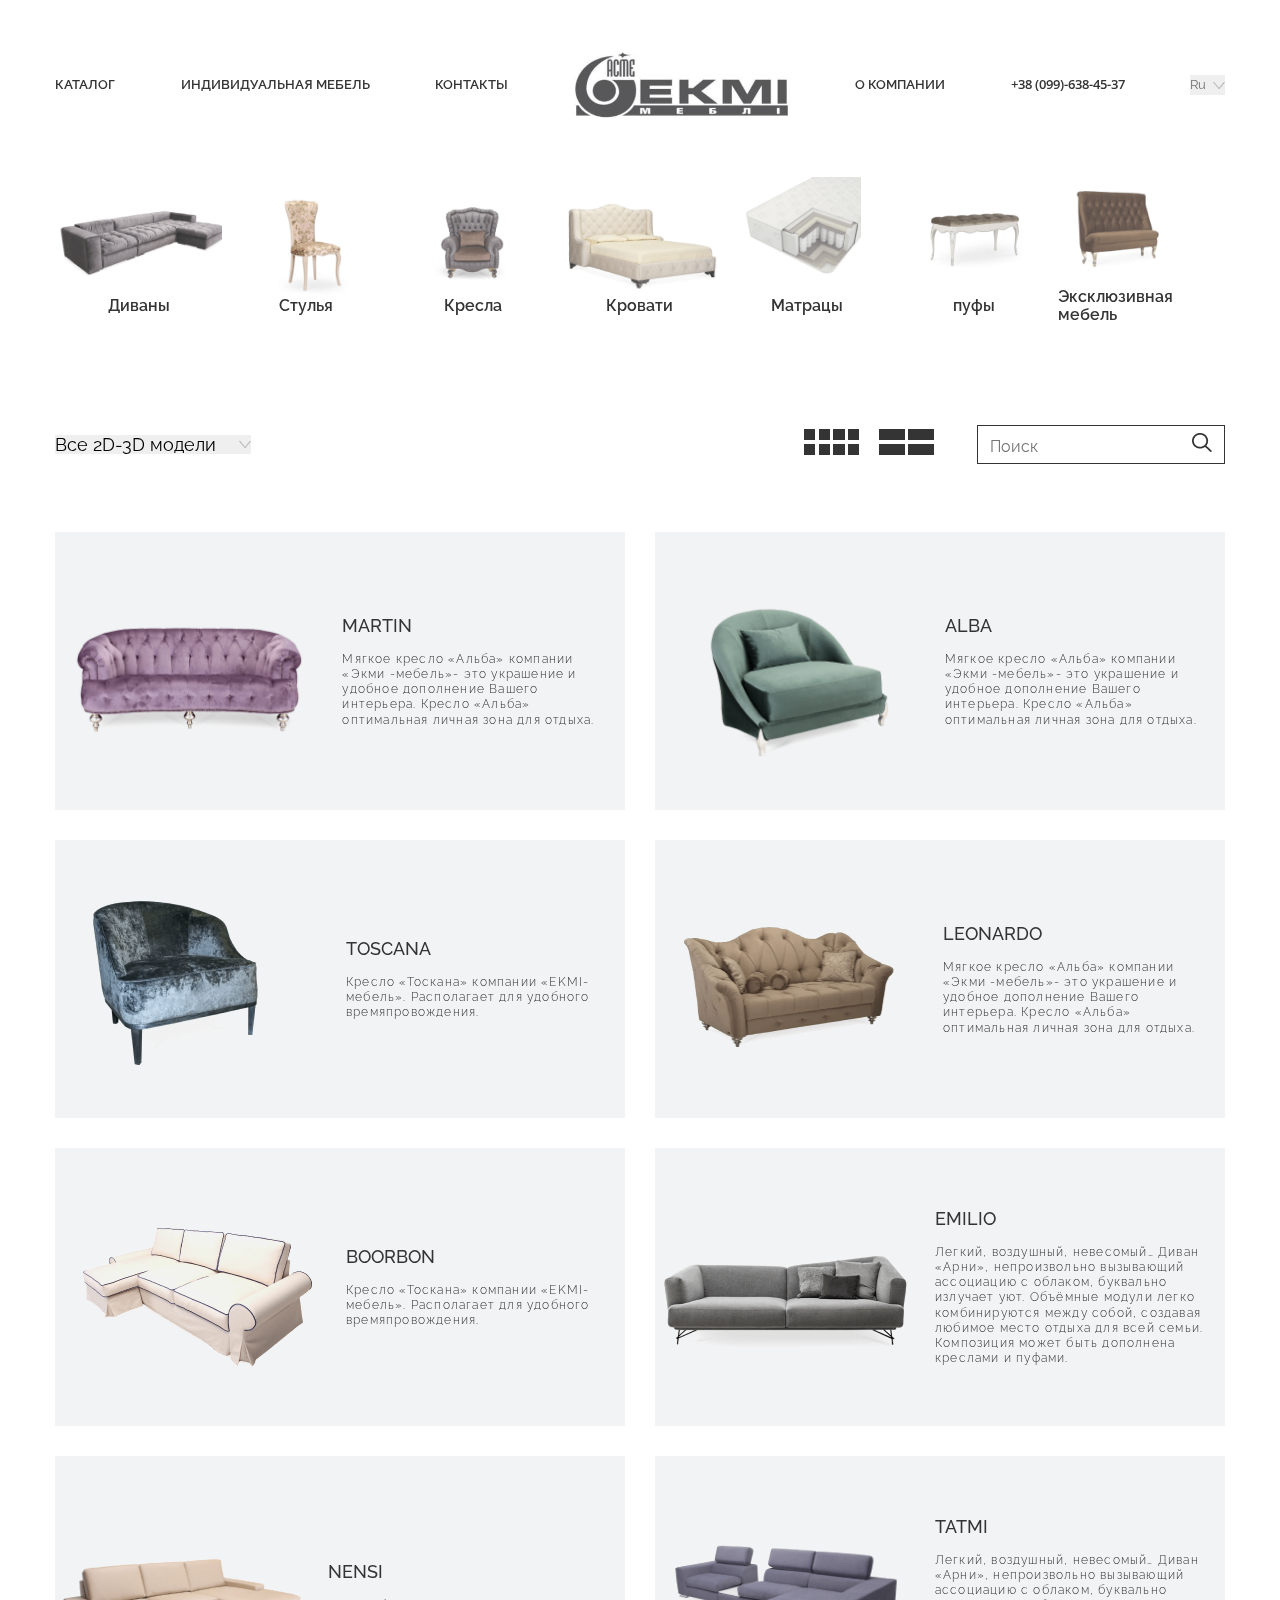
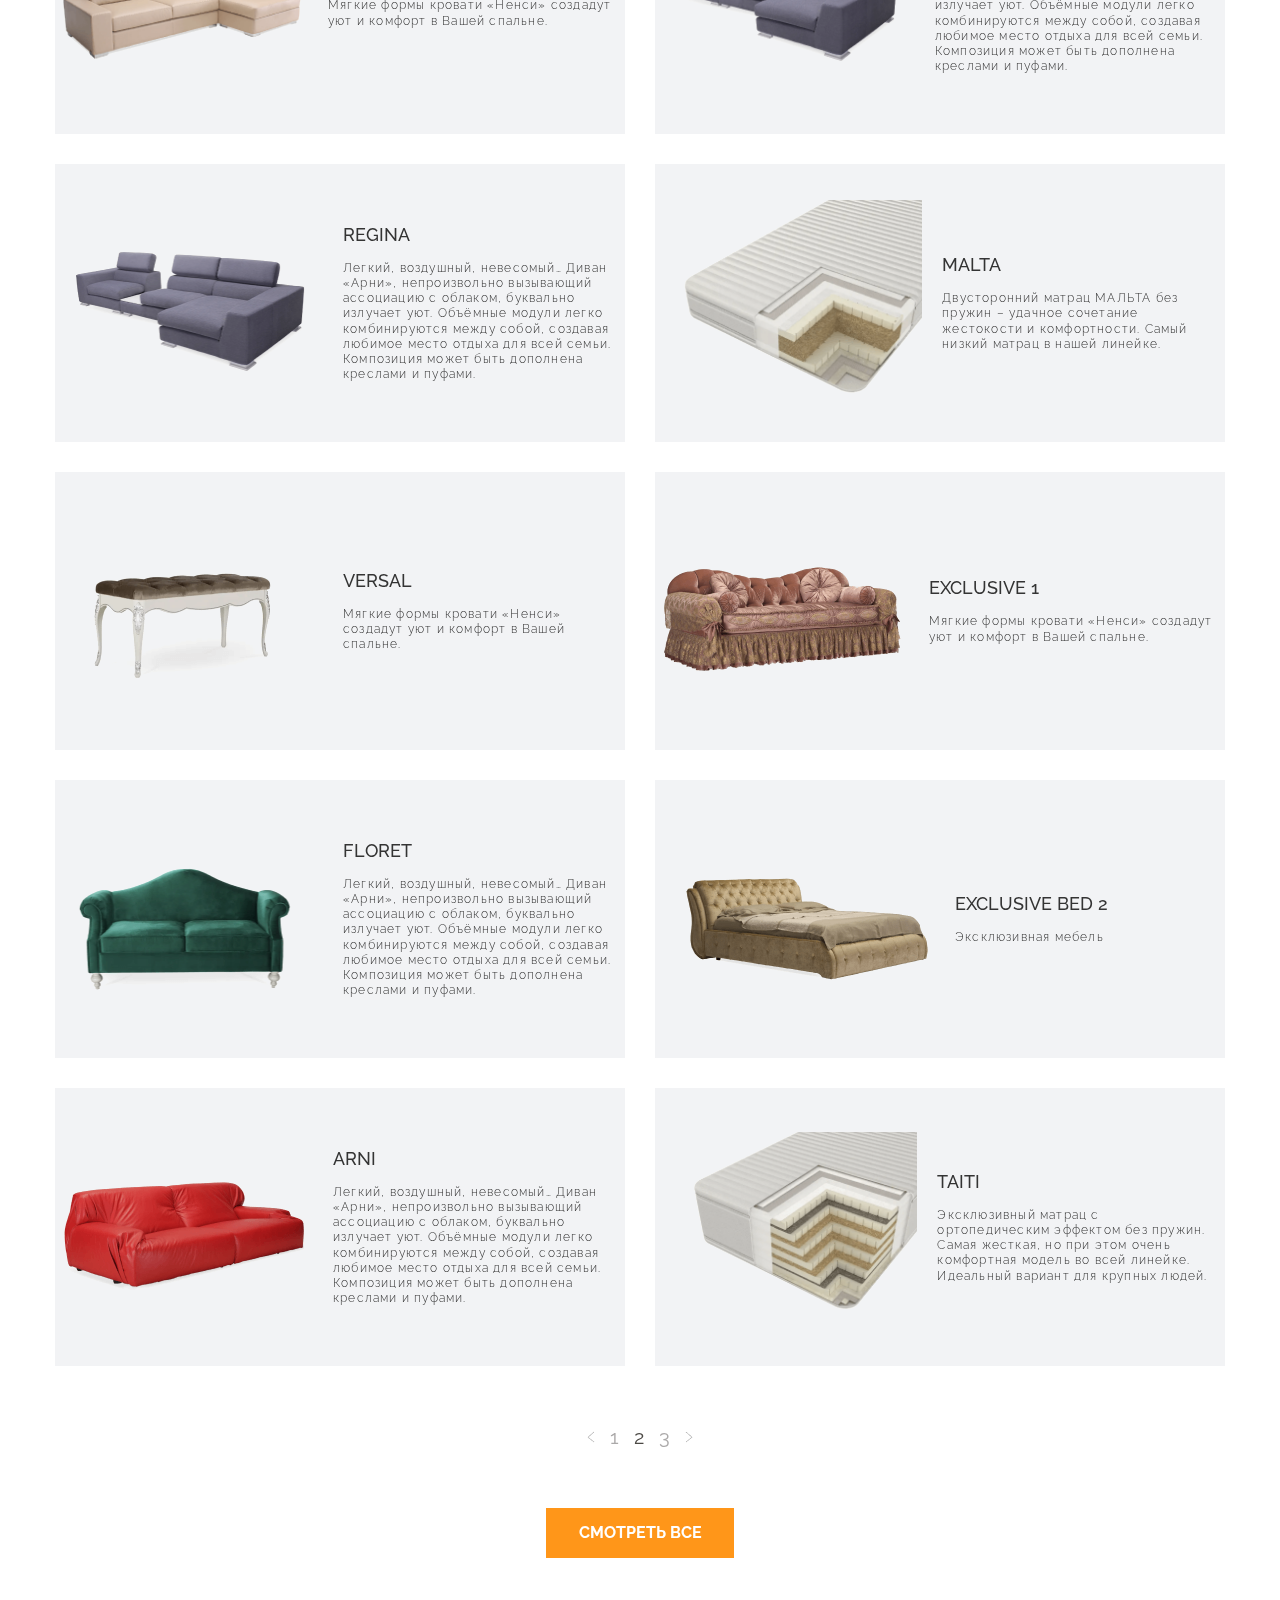
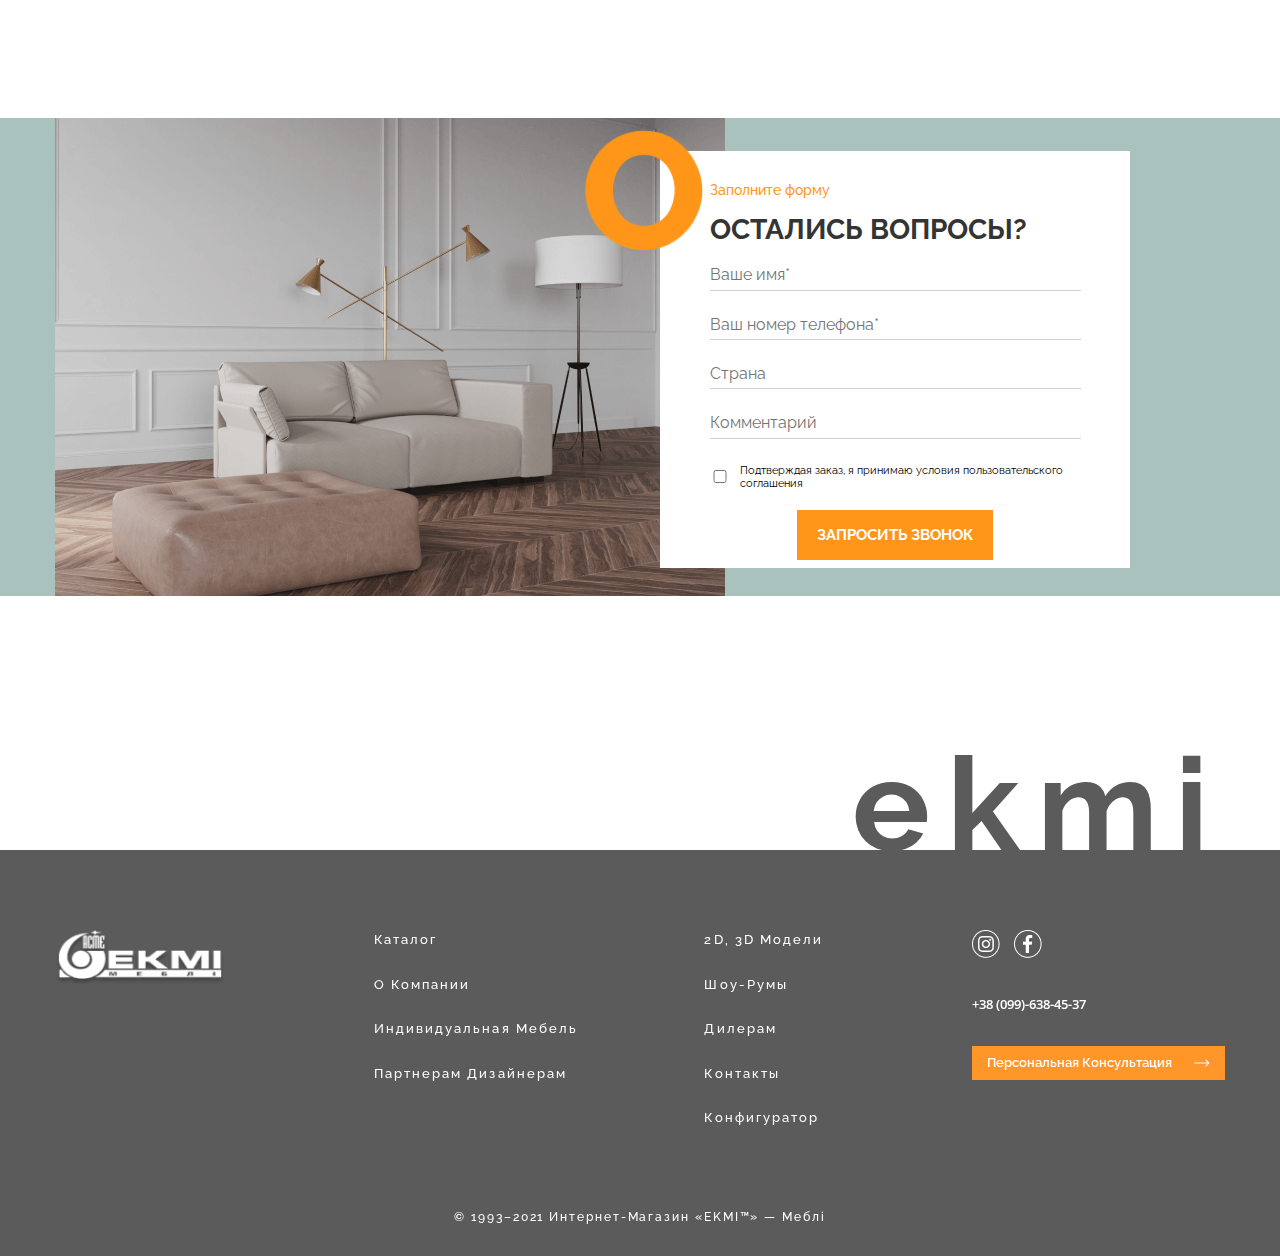
<file: index.html>
<!DOCTYPE html>
<html lang="en">
<head>
    <meta charset="UTF-8">
    <meta http-equiv="X-UA-Compatible" content="IE=edge">
    <meta name="viewport" content="width=device-width, initial-scale=1.0">
    <link rel="stylesheet" href="./css/main.css">
    <title>Project ecmi</title>
</head>
<body>
    <div class="main">
        <div class="header">
            <div class="container for-mobile">
                <div class="mobile_menu">
                    <div class="mobile_menu_wrapper">
                        <button class="close_button">
                            <img src="./images/close_button.png" alt="">
                        </button>
                        <ul class="mobile_menu__item">
                            <li class="mobile_menu__link">
                                <a href="#">Каталог</a>
                            </li>
                            <li class="mobile_menu__link">
                                <a href="#">Диваны</a>
                            </li>
                            <li class="mobile_menu__link">
                                <a href="#">Кресла</a>
                            </li>
                            <li class="mobile_menu__link">
                                <a href="#">Стулья</a>
                            </li>
                            <li class="mobile_menu__link">
                                <a href="#">Кровати </a>
                            </li>
                            <li class="mobile_menu__link">
                                <a href="#">Матрацы</a>
                            </li>
                            <li class="mobile_menu__link">
                                <a href="#">Пуфы</a>
                            </li>
                            <li class="mobile_menu__link">
                                <a href="#">Эксклюзивная мебель</a>
                            </li>
                            <li class="mobile_menu__link">
                                <a href="#">2D-3D модели</a>
                            </li>
                            <li class="mobile_menu__link">
                                <a href="#">Индивидуальная мебель</a>
                            </li>
                            <li class="mobile_menu__link">
                                <a href="#">2D-3D модели</a>
                            </li>
                            <li class="mobile_menu__link">
                                <a href="#">Шоу-рум</a>
                            </li>
                            <li class="mobile_menu__link">
                                <a href="#">СТРАНИЦА ПАРТНЕРОВ ДИЗАЙНЕРОВ</a>
                            </li>
                            <li class="mobile_menu__link">
                                <a href="#">Дилерам</a>
                            </li>
                            <li class="mobile_menu__link">
                                <a href="#">Каталог</a>
                            </li>
                        </ul>
                    </div>
                </div>
                <ul class="header_items">
                    <li class="header_list">
                        <a href="#">Каталог</a>
                    </li>
                    <li class="header_list">
                        <a href="#">Индивидуальная мебель</a>
                    </li>
                    <li class="header_list">
                        <a href="#">Контакты</a>
                    </li>
                    <li class="header_logo">
                        <a href="#">
                            <img src="images/logo.svg" alt="logo">
                        </a>
                    </li>
                    <li class="header_list">
                        <a href="#">О компании</a>
                    </li>
                    <li class="header_tell_number">
                        <a href="tel:+380996384537">+38 (099)-638-45-37</a>
                    </li>
                    <li class="options">
                        <select  class="header_option">
                            <option value="Ru" selected>Ru</option>
                            <option value="Eng">Eng</option>
                            <option value="Uz">Uz</option>
                        </select>
                    </li>
                    <a class="header_tel" href="tel:+380996384537">
                        <img class="tel_icon" src="images/telicon.png" alt="tel_icon">
                    </a>
                    <button class="hamburger_button">
                        <img src="./images/hamburger.png" alt="hamburger">
                    </button>
                </ul>
                <div class="header_bottom">
                    <ul class="header_bottom_item">
                        <li class="header_bottom_list">
                            <a href="single.html" class="header_bottom_link">Диваны</a>
                        </li>
                        <li class="header_bottom_list">
                            <a href="single.html" class="header_bottom_link">Стулья </a>
                        </li>
                        <li class="header_bottom_list">
                            <a href="single.html" class="header_bottom_link">Кресла </a>
                        </li>
                        <li class="header_bottom_list">
                            <a href="single.html" class="header_bottom_link">Кровати</a>
                        </li>
                        <li class="header_bottom_list">
                            <a href="single.html" class="header_bottom_link">Матрацы</a>
                        </li>
                        <li class="header_bottom_list">
                            <a href="single.html" class="header_bottom_link">пуфы</a>
                        </li>
                        <li class="header_bottom_list">
                            <a href="single.html" class="header_bottom_link">Эксклюзивная мебель </a>
                        </li>
                    </ul>
                    <div class="header_navs">
                        <select class="header_navs_select">
                            <option value="1" selected>Все 2D-3D модели</option>
                            <option value="2">Lorem ipsum dolor sit !</option>
                            <option value="3">Lorem, ipsum dolor.</option>
                        </select>
                        <div class="header_navs_search">
                            <div class="header_navs_buttons">
                                <button class="header_navs_button">
                                    <img src="./images/layer1.png" alt="">
                                </button>
                                <button class="header_navs_button">
                                    <img src="./images/layer2.png" alt="">
                                </button>
                            </div>
                            <div class="search">
                                <input type="text" placeholder="Поиск" >
                                <img class="search_icon" src="images/search.png" alt="">
                            </div>
                        </div>
                    </div>
                    <div class="wrapper">
                        <div class="mobile_navs">
                            <select class="header_navs_select">
                                <option value="1" selected>Все 2D-3D модели</option>
                                <option value="2">Lorem ipsum dolor sit !</option>
                                <option value="3">Lorem, ipsum dolor.</option>
                            </select>
                            <button class="layer_btn" >
                                <img src="./images/layer3.png" alt="">
                            </button>
                        </div>
                        <div class="search">
                            <input type="text" placeholder="Поиск" >
                            <img class="search_icon" src="images/search.png" alt="">
                        </div>
                    </div>
                </div>
            </div>
        </div>
        <section class="cards">
            <div class="container">
                <ul class="cards_item">
                    <li class="cards_list">
                        <a class="cards_link" href="single.html">
                            <img class="cards_link_img" src="./images/content1.png" width="267" height="176" alt="img">
                            <div class="card_wrapper">
                                <h3 class="cards_link_title">Martin</h3>
                                <p class="cards_link_subtitle">
                                    Мягкое кресло «Альба» компании «Экми -мебель»- это украшение и удобное дополнение Вашего интерьера. Кресло «Альба» оптимальная личная зона для отдыха.
                                </p>
                            </div>
                        </a>
                    </li>
                    <li class="cards_list">
                        <a class="cards_link" href="single.html">
                            <img class="cards_link_img" src="./images/content2.png" width="270" height="245" alt="img">
                            <div class="card_wrapper">
                                <h3 class="cards_link_title">Alba</h3>
                                <p class="cards_link_subtitle">
                                    Мягкое кресло «Альба» компании «Экми -мебель»- это украшение и удобное дополнение Вашего интерьера. Кресло «Альба» оптимальная личная зона для отдыха.
                                </p>
                            </div>
                        </a>
                    </li>
                    <li class="cards_list">
                        <a class="cards_link" href="single.html">
                            <img class="cards_link_img" src="./images/content3.png" width="270" height="227" alt="img">
                            <div class="card_wrapper">
                                <h3 class="cards_link_title">Toscana</h3>
                                <p class="cards_link_subtitle">
                                    Кресло «Тоскана» компании «EKMI-мебель». Располагает для удобного времяпровождения.
                                </p>
                            </div>
                        </a>
                    </li>
                    <li class="cards_list">
                        <a class="cards_link" href="single.html">
                            <img class="cards_link_img" src="./images/content4.png" width="267" height="176" alt="img">
                            <div class="card_wrapper">
                                <h3 class="cards_link_title">Leonardo</h3>
                                <p class="cards_link_subtitle">
                                    Мягкое кресло «Альба» компании «Экми -мебель»- это украшение и удобное дополнение Вашего интерьера. Кресло «Альба» оптимальная личная зона для отдыха.
                                </p>
                            </div>
                        </a>
                    </li>
                    <li class="cards_list">
                        <a class="cards_link" href="single.html">
                            <img class="cards_link_img" src="./images/content5.png" width="270" height="206" alt="img">
                            <div class="card_wrapper">
                                <h3 class="cards_link_title">boorbon</h3>
                                <p class="cards_link_subtitle">
                                    Кресло «Тоскана» компании «EKMI-мебель». Располагает для удобного времяпровождения.
                                </p>
                            </div>
                        </a>
                    </li>
                    <li class="cards_list">
                        <a class="cards_link" href="single.html">
                            <img class="cards_link_img" src="./images/content6.png" width="259" height="170" alt="img">
                            <div class="card_wrapper">
                                <h3 class="cards_link_title">emilio</h3>
                                <p class="cards_link_subtitle">
                                    Легкий, воздушный, невесомый… Диван «Арни», непроизвольно вызывающий ассоциацию с облаком,  буквально излучает уют. Объёмные  модули легко комбинируются между собой, создавая любимое место отдыха для всей семьи. Композиция может быть дополнена креслами и пуфами.
                                </p>
                            </div>
                        </a>
                    </li>
                    <li class="cards_list">
                        <a class="cards_link" href="single.html">
                            <img class="cards_link_img" src="./images/content7.png" width="252" height="166" alt="img">
                            <div class="card_wrapper">
                                <h3 class="cards_link_title">nensi</h3>
                                <p class="cards_link_subtitle">
                                    Мягкие формы кровати «Ненси» создадут уют и комфорт в Вашей спальне.
                                </p>
                            </div>
                        </a>
                    </li>
                    <li class="cards_list">
                        <a class="cards_link" href="single.html">
                            <img class="cards_link_img" src="./images/content8.png" width="259" height="170" alt="img">
                            <div class="card_wrapper">
                                <h3 class="cards_link_title">tatmi</h3>
                                <p class="cards_link_subtitle">
                                    Легкий, воздушный, невесомый… Диван «Арни», непроизвольно вызывающий ассоциацию с облаком,  буквально излучает уют. Объёмные  модули легко комбинируются между собой, создавая любимое место отдыха для всей семьи. Композиция может быть дополнена креслами и пуфами.
                                </p>
                            </div>
                        </a>
                    </li>
                    <li class="cards_list">
                        <a class="cards_link" href="single.html">
                            <img class="cards_link_img" src="./images/content9.png" width="267" height="176" alt="img">
                            <div class="card_wrapper">
                                <h3 class="cards_link_title">regina</h3>
                                <p class="cards_link_subtitle">
                                    Легкий, воздушный, невесомый… Диван «Арни», непроизвольно вызывающий ассоциацию с облаком,  буквально излучает уют. Объёмные  модули легко комбинируются между собой, создавая любимое место отдыха для всей семьи. Композиция может быть дополнена креслами и пуфами.
                                </p>
                            </div>
                        </a>
                    </li>
                    <li class="cards_list">
                        <a class="cards_link" href="single.html">
                            <img class="cards_link_img" src="./images/content10.png" width="270" height="206" alt="img">
                            <div class="card_wrapper">
                                <h3 class="cards_link_title">malta</h3>
                                <p class="cards_link_subtitle">
                                    Двусторонний матрац МАЛЬТА без пружин – удачное сочетание жестокости и комфортности. Самый низкий матрац в нашей линейке.
                                </p>
                            </div>
                        </a>
                    </li>
                    <li class="cards_list">
                        <a class="cards_link" href="single.html">
                            <img class="cards_link_img" src="./images/content11.png" width="267" height="196" alt="img">
                            <div class="card_wrapper">
                                <h3 class="cards_link_title">versal</h3>
                                <p class="cards_link_subtitle">
                                    Мягкие формы кровати «Ненси» создадут уют и комфорт в Вашей спальне.
                                </p>
                            </div>
                        </a>
                    </li>
                    <li class="cards_list">
                        <a class="cards_link" href="single.html">
                            <img class="cards_link_img" src="./images/content12.png" width="253" height="166" alt="img">
                            <div class="card_wrapper">
                                <h3 class="cards_link_title">Exclusive 1</h3>
                                <p class="cards_link_subtitle">
                                    Мягкие формы кровати «Ненси» создадут уют и комфорт в Вашей спальне.
                                </p>
                            </div>
                        </a>
                    </li>
                    <li class="cards_list">
                        <a class="cards_link" href="single.html">
                            <img class="cards_link_img" src="./images/content13.png" width="267" height="184" alt="img">
                            <div class="card_wrapper">
                                <h3 class="cards_link_title">Floret</h3>
                                <p class="cards_link_subtitle">
                                    Легкий, воздушный, невесомый… Диван «Арни», непроизвольно вызывающий ассоциацию с облаком,  буквально излучает уют. Объёмные  модули легко комбинируются между собой, создавая любимое место отдыха для всей семьи. Композиция может быть дополнена креслами и пуфами.
                                </p>
                            </div>
                        </a>
                    </li>
                    <li class="cards_list">
                        <a class="cards_link" href="single.html">
                            <img class="cards_link_img for_img" src="./images/content00.png" width="256" height="168" alt="img">
                            <div class="card_wrapper">
                                <h3 class="cards_link_title">Exclusive bed 2</h3>
                                <p class="cards_link_subtitle">
                                    Эксклюзивная мебель
                                </p>
                            </div>
                        </a>
                    </li>
                    <li class="cards_list">
                        <a class="cards_link" href="single.html">
                            <img class="cards_link_img" src="./images/content14.png" width="257" height="170" alt="img">
                            <div class="card_wrapper">
                                <h3 class="cards_link_title">arni</h3>
                                <p class="cards_link_subtitle">
                                    Легкий, воздушный, невесомый… Диван «Арни», непроизвольно вызывающий ассоциацию с облаком,  буквально излучает уют. Объёмные  модули легко комбинируются между собой, создавая любимое место отдыха для всей семьи. Композиция может быть дополнена креслами и пуфами.
                                </p>
                            </div>
                        </a>
                    </li>
                    <li class="cards_list">
                        <a class="cards_link" href="single.html">
                            <img class="cards_link_img" src="./images/content16.png" width="267" height="190" alt="img">
                            <div class="card_wrapper">
                                <h3 class="cards_link_title">taiti</h3>
                                <p class="cards_link_subtitle">
                                    Эксклюзивный матрац с ортопедическим эффектом без пружин. Самая жесткая, но при этом очень комфортная модель во всей линейке. Идеальный вариант для крупных людей.
                                </p>
                            </div>
                        </a>
                    </li>
                </ul>
                <div class="cards_buttons">
                    <button class="card_button">
                        <img src="./images/before.png" alt="">
                    </button>
                    <button class="card_button">
                        1
                    </button>
                    <button class="card_button active">
                        2
                    </button>
                    <button class="card_button">
                        3
                    </button>
                    <button class="card_button">
                        <img src="./images/after.png" alt="">
                    </button>
                </div>
                <a class="card_link_button link_button">
                    смотреть все
                </a>
            </div>
        </section>
        <section class="quetions">
            <div class="container">
                <div class="quetions_items">
                    <img src="./images/quetion.png" alt="image" class="quetions_rightbg" width="670" height="478">
                    <form action="https://echo.htmlacademy.ru" class="quetions_form">
                        <p class="form_variable">Заполните форму</p>
                        <h3 class="form_title">остались вопросы?</h3>
                        <label for="name" class="name">
                            <input name="name" type="text" id="name" placeholder="Ваше имя*">
                        </label>
                        <label for="number" class="number">
                            <input name="phonenumber" type="text" id="number" placeholder="Ваш номер телефона*">
                        </label>
                        <label for="country" class="country">
                            <input name="country" type="text" id="country" placeholder="Страна">
                        </label>
                        <label for="comment" class="comment">
                            <input name="comment" type="text" id="comment" placeholder="Комментарий">
                        </label>
                        <label class="form_checkbox" for="checkbox">
                            <input type="checkbox" id="checkbox">
                            <p class="checkboxtext">
                                Подтверждая заказ, я принимаю условия пользовательского соглашения
                            </p>
                        </label>
                        <button class="link_button form_button" type="submit"> 
                            запросить звонок
                        </button>
                    </form>
                </div>
            </div>
        </section>
        <footer class="footer">
            <div class="container">
                <div class="footer_item">
                    <h1 class="footer__headling">
                        ekmi
                    </h1>
                    <div class="footer_menu">
                        <a href="index.html" class="footer_logo">
                            <img src="./images/footerlogo.png" width="170"  height="56" alt="">
                        </a>
                        <div class="footer_wrapper">
                            <ul class="footer_firstmenu">
                                <li class="footer_list">
                                    <a href="#" class="footer_link">Каталог</a>
                                </li>
                                <li class="footer_list">
                                    <a href="#" class="footer_link">о компании</a>
                                </li>
                                <li class="footer_list">
                                    <a href="#" class="footer_link">Индивидуальная мебель</a>
                                </li>
                                <li class="footer_list">
                                    <a href="#" class="footer_link">Партнерам дизайнерам</a>
                                </li>
                            </ul>
                            <ul class="footer_secondmenu">
                                <li class="footer_list">
                                    <a href="#" class="footer_link">2D, 3D модели</a>
                                </li>
                                <li class="footer_list">
                                    <a href="#" class="footer_link">Шоу-румы</a>
                                </li>
                                <li class="footer_list">
                                    <a href="#" class="footer_link">Дилерам</a>
                                </li>
                                <li class="footer_list">
                                    <a href="#" class="footer_link">Контакты</a>
                                </li>
                                <li class="footer_list">
                                    <a href="#" class="footer_link">Конфигуратор</a>
                                </li>
                            </ul>
                        </div>
                        <div class="footer_contact">
                            <div class="wrapper_socils">
                                <div class="footer_contact_socials">
                                    <a href="#">
                                        <img src="./images/ins.png" alt="ins">
                                    </a>
                                    <a href="#">
                                        <img src="./images/fb.png" alt="ins">
                                    </a>
                                </div>
                                <a href="tel:+380996384537" class="footer_contact_tell">+38 (099)-638-45-37</a>
                                
                            </div>
                            <button class="link_button footer_button" >
                                <p>
                                    Персональная консультация
                                </p>  
                                <img src="./images/arrow 1.png" alt="">
                            </button>
                        </div>
                    </div>
                </div>
                <p class="copyright">© 1993–2021 Интернет-магазин «EKMI™» — меблі</p>
            </div>
        </footer>
    </div>
    <script src="./js/main.js"></script>
</body>
</html>
</file>
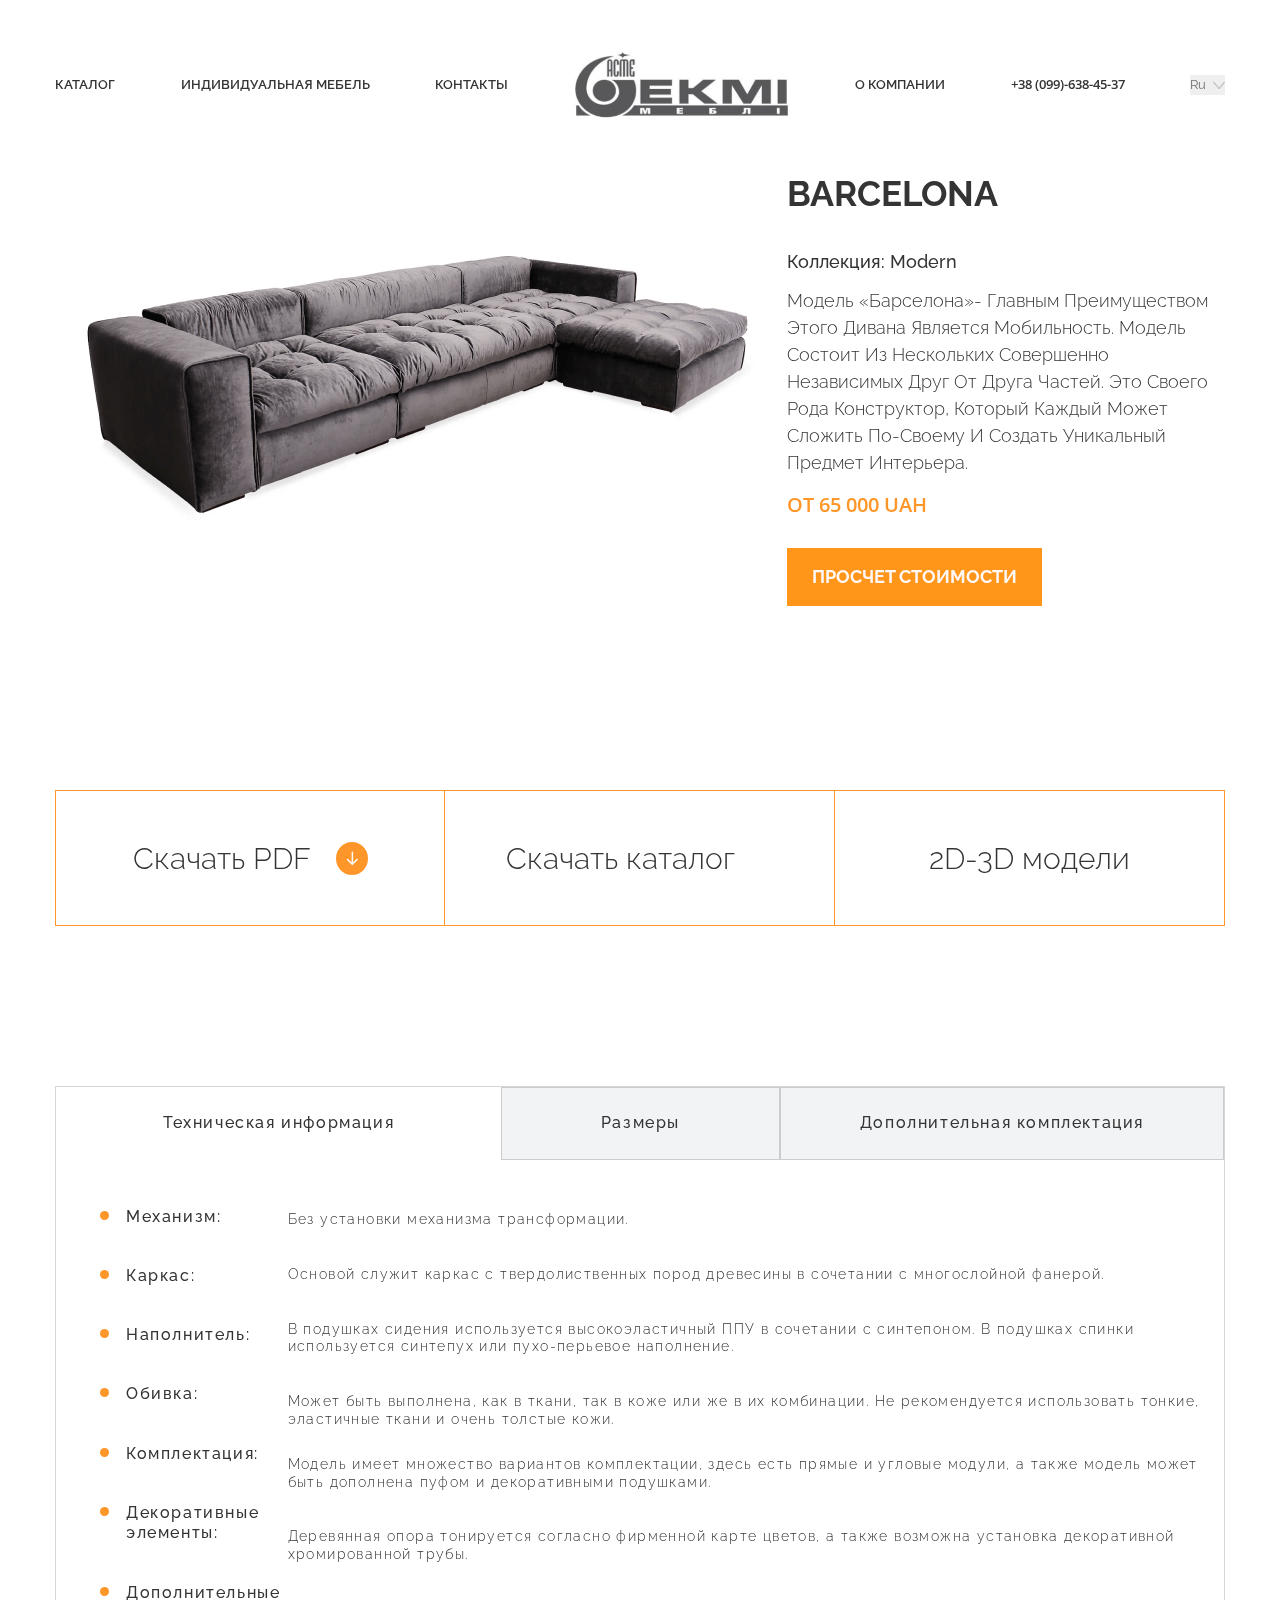
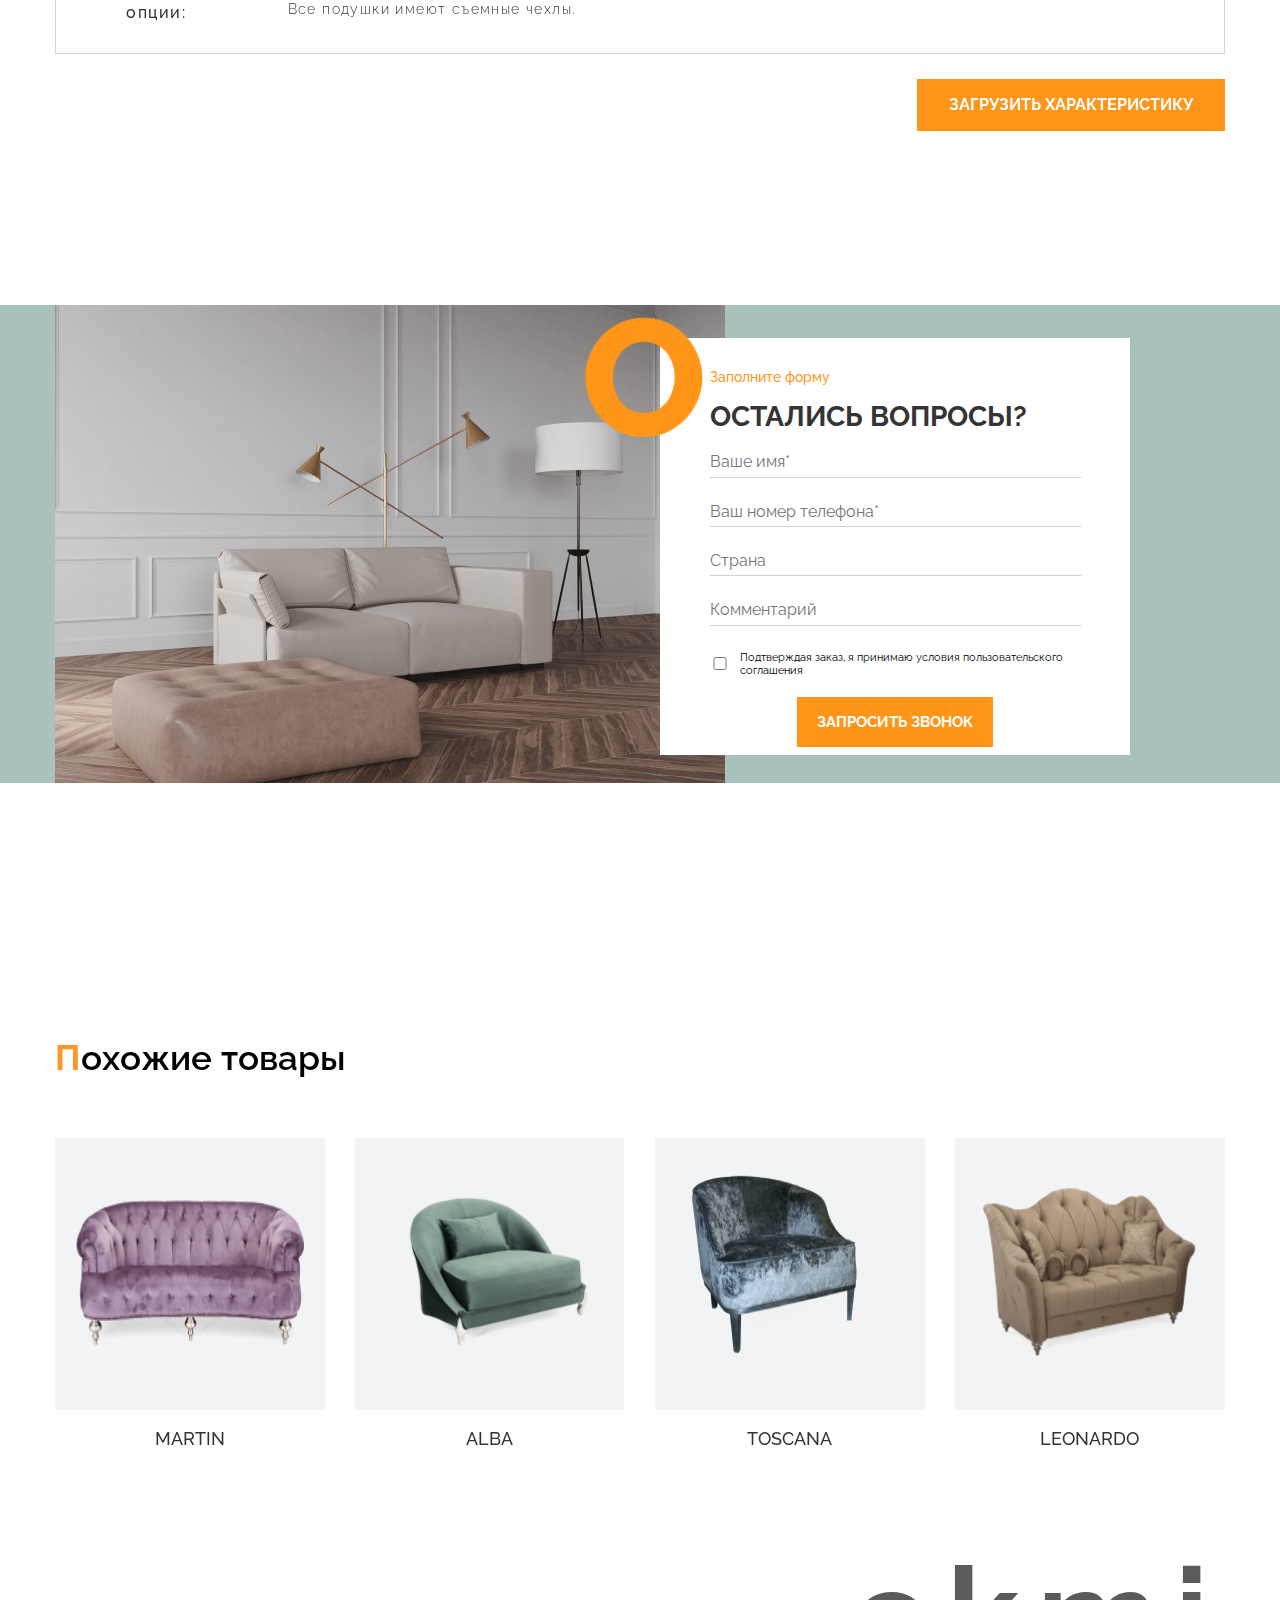
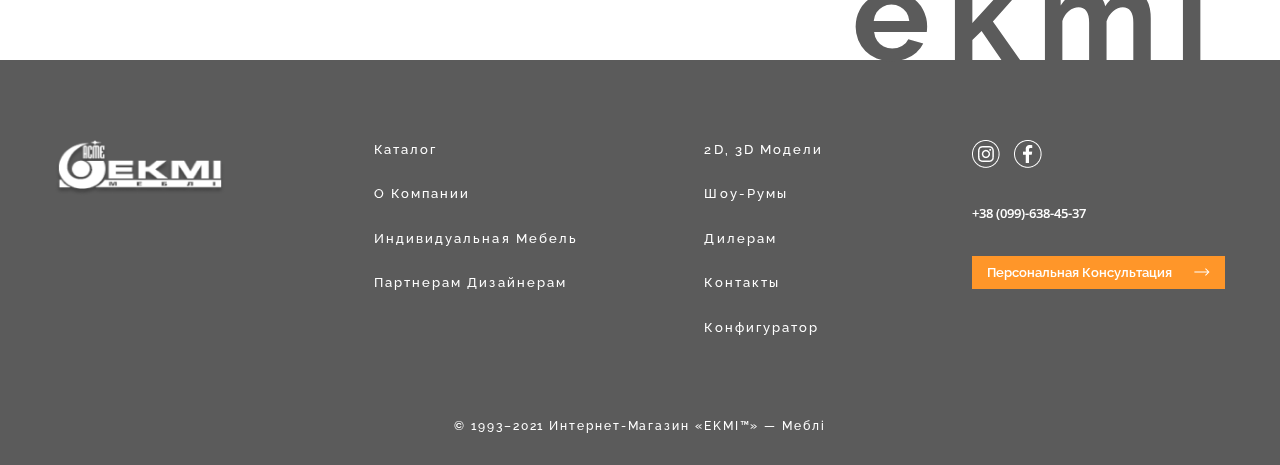
<file: single.html>
<!DOCTYPE html>
<html lang="en">
<head>
    <meta charset="UTF-8">
    <meta http-equiv="X-UA-Compatible" content="IE=edge">
    <meta name="viewport" content="width=device-width, initial-scale=1.0">
    <link rel="stylesheet" href="./css/main.css">
    <title>Exam</title>
</head>
<body>
    <div class="main">
        <div class="header">
            <div class="container for-mobile">
                <div class="mobile_menu">
                    <div class="mobile_menu_wrapper">
                        <button class="close_button">
                            <img src="./images/close_button.png" alt="">
                        </button>
                        <ul class="mobile_menu__item">
                            <li class="mobile_menu__link">
                                <a href="#">Каталог</a>
                            </li>
                            <li class="mobile_menu__link">
                                <a href="#">Диваны</a>
                            </li>
                            <li class="mobile_menu__link">
                                <a href="#">Кресла</a>
                            </li>
                            <li class="mobile_menu__link">
                                <a href="#">Стулья</a>
                            </li>
                            <li class="mobile_menu__link">
                                <a href="#">Кровати </a>
                            </li>
                            <li class="mobile_menu__link">
                                <a href="#">Матрацы</a>
                            </li>
                            <li class="mobile_menu__link">
                                <a href="#">Пуфы</a>
                            </li>
                            <li class="mobile_menu__link">
                                <a href="#">Эксклюзивная мебель</a>
                            </li>
                            <li class="mobile_menu__link">
                                <a href="#">2D-3D модели</a>
                            </li>
                            <li class="mobile_menu__link">
                                <a href="#">Индивидуальная мебель</a>
                            </li>
                            <li class="mobile_menu__link">
                                <a href="#">2D-3D модели</a>
                            </li>
                            <li class="mobile_menu__link">
                                <a href="#">Шоу-рум</a>
                            </li>
                            <li class="mobile_menu__link">
                                <a href="#">СТРАНИЦА ПАРТНЕРОВ ДИЗАЙНЕРОВ</a>
                            </li>
                            <li class="mobile_menu__link">
                                <a href="#">Дилерам</a>
                            </li>
                            <li class="mobile_menu__link">
                                <a href="#">Каталог</a>
                            </li>
                        </ul>
                    </div>
                </div>
                <div class="mobile_quetion ">
                    <form action="https://echo.htmlacademy.ru" class="quetions_form">
                        <p class="form_variable">Заполните форму</p>
                        <h3 class="form_title">остались вопросы?</h3>
                        <label for="name" class="name">
                            <input name="name" type="text" id="name" placeholder="Ваше имя*">
                        </label>
                        <label for="number" class="number">
                            <input name="phonenumber" type="text" id="number" placeholder="Ваш номер телефона*">
                        </label>
                        <label for="country" class="country">
                            <input name="country" type="text" id="country" placeholder="Страна">
                        </label>
                        <label for="comment" class="comment">
                            <input name="comment" type="text" id="comment" placeholder="Комментарий">
                        </label>
                        <label class="form_checkbox" for="checkbox">
                            <input type="checkbox" id="checkbox">
                            <p class="checkboxtext">
                                Подтверждая заказ, я принимаю условия пользовательского соглашения
                            </p>
                        </label>
                        <button class="link_button form_button" type="submit"> 
                            запросить звонок
                        </button>
                    </form>
                </div>
                <ul class="header_items">
                    <li class="header_list">
                        <a href="#">Каталог</a>
                    </li>
                    <li class="header_list">
                        <a href="#">Индивидуальная мебель</a>
                    </li>
                    <li class="header_list">
                        <a href="#">Контакты</a>
                    </li>
                    <li class="header_logo">
                        <a href="#">
                            <img src="images/logo.svg" alt="logo">
                        </a>
                    </li>
                    <li class="header_list">
                        <a href="#">О компании</a>
                    </li>
                    <li class="header_tell_number">
                        <a href="tel:+380996384537">+38 (099)-638-45-37</a>
                    </li>
                    <li class="options">
                        <select  class="header_option">
                            <option value="Ru" selected>Ru</option>
                            <option value="Eng">Eng</option>
                            <option value="Uz">Uz</option>
                        </select>
                    </li>
                    <a class="header_tel" href="tel:+380996384537">
                        <img class="tel_icon" src="images/telicon.png" alt="tel_icon">
                    </a>
                    <button class="hamburger_button">
                        <img src="./images/hamburger.png" alt="hamburger">
                    </button>
                </ul>
            </div>
        </div>
        <div class="curtain ">
        </div>
        <section class="barcelona">
            <div class="container barcelona__container">
               <div class="barcelona__inner">
                    <div class="barcelona__left">
                        <img src="./images/barcelona.png" alt="image" width="732" height="380">
                    </div>
                    <div class="barcelona__right">
                        <h3 class="barcelona__heading">
                            Barcelona
                        </h3>
                        <div class="barcelona__top_text">
                            Коллекция: Modern
                        </div>
                        <p class="barcelona__text">
                            Модель «Барселона»- главным преимуществом этого дивана является мобильность. Модель состоит из нескольких совершенно независимых друг от друга частей. Это своего рода конструктор, который каждый может сложить по-своему и создать уникальный предмет интерьера.
                        </p>
                        <div class="barcelona__price">
                            от 65 000 uah
                        </div>
                        <button class="barcelona__btn">
                            <a href="#" class="barcelona__btn_link">
                                просчет стоимости
                            </a>
                        </button>
                    </div>
               </div>
            </div>        
        </section>
        <section class="download">
            <div class="container download__container">
                <div class="download__inner">
                    <ul class="download__item">
                        <li class="download__list pdf">
                            <a class="download__link download__pdf" href="#" >
                                Скачать PDF
                            </a>
                        </li>
                        <li class="download__list catalog ">
                            <a class="download__link download__catalog " href="#" >
                                Скачать каталог
                            </a>
                        </li>
                        <li class="download__list model">
                            <a class="download__link download__model" href="#" >
                                2D-3D модели
                            </a>
                        </li>
                    </ul>
                </div>
            </div>
        </section>
        <section class="info">
            <div class="container info_wrapper">
                <div class="info__inner">
                    <div class="info__header">
                        <h4 class="info__header_heading info__header_heading1 ">
                            Техническая информация
                        </h4>
                        <h4 class="info__header_heading info__header_heading2">
                            Размеры
                        </h4>
                        <h4 class="info__header_heading info__header_heading3">
                            Дополнительная комплектация
                        </h4>
                    </div>
                    <div class="info__bottom">
                        <ul class="info__item">
                            <li class="info__list">
                                <h4 class="info__heading">
                                    Механизм:
                                </h4>
                               
                            </li>
                            <li class="info__list">
                                <h4 class="info__heading">
                                    Каркас:
                                </h4>
                                
                            </li>
                            <li class="info__list">
                                <h4 class="info__heading">
                                    Наполнитель:
                                </h4>
                               
                            </li>
                            <li class="info__list">
                                <h4 class="info__heading">
                                    Обивка:
                                </h4>
                                
                            </li>
                            <li class="info__list">
                                <h4 class="info__heading">
                                    Комплектация:
                                </h4>
                            </li>
                            <li class="info__list">
                                <h4 class="info__heading">
                                    Декоративные элементы: 
                                </h4>
                            </li>
                            <li class="info__list">
                                <h4 class="info__heading">
                                    Дополнительные опции: 
                                </h4>
                            </li>
                        </ul>
    
                        <ul class="info__right_item">
                            <li class="info__right_list">
                                <p class="info__right_text">
                                    Без установки механизма трансформации.
                                </p>
                            </li>
                            <li class="info__right_list">
                                <p class="info__right_text">
                                    Основой служит каркас с твердолиственных пород древесины в сочетании с  многослойной фанерой.
                                </p>
                            </li>
                            <li class="info__right_list">
                                <p class="info__right_text">
                                    В подушках сидения используется высокоэластичный ППУ в сочетании с синтепоном. В подушках спинки используется синтепух или пухо-перьевое наполнение.
                                </p>
                            </li>
                            <li class="info__right_list">
                                <p class="info__right_text">
                                    Может быть выполнена, как в ткани, так в коже или же в их комбинации. Не рекомендуется использовать тонкие, эластичные ткани и очень толстые кожи.
                                </p>
                            </li>
                            <li class="info__right_list">
                                <p class="info__right_text info__right_padding">
                                    Модель имеет множество вариантов комплектации, здесь есть прямые и угловые модули, а также модель может  быть дополнена пуфом и декоративными подушками.
                                </p>
                            </li>
                            <li class="info__right_list">
                                <p class="info__right_text ">
                                    Деревянная опора тонируется согласно фирменной карте цветов, а также возможна установка декоративной хромированной трубы.
                                </p>
                            </li>
                            <li class="info__right_list">
                                <p class="info__right_text">
                                    Все подушки имеют съемные чехлы.
                                </p>
                            </li>
                        </ul>
                    </div>
                </div> 
                <button class="info__button link_button">
                    <a class="info__link" href="#">загрузить характеристику</a>
                </button>
            </div>
        </section>
        <section class="quetions">
            <div class="container">
                <div class="quetions_items">
                    <img src="./images/quetion.png" alt="image" class="quetions_rightbg" width="670" height="478">
                    <form action="https://echo.htmlacademy.ru" class="quetions_form">
                        <p class="form_variable">Заполните форму</p>
                        <h3 class="form_title">остались вопросы?</h3>
                        <label for="name" class="name">
                            <input name="name" type="text" id="name" placeholder="Ваше имя*">
                        </label>
                        <label for="number" class="number">
                            <input name="phonenumber" type="text" id="number" placeholder="Ваш номер телефона*">
                        </label>
                        <label for="country" class="country">
                            <input name="country" type="text" id="country" placeholder="Страна">
                        </label>
                        <label for="comment" class="comment">
                            <input name="comment" type="text" id="comment" placeholder="Комментарий">
                        </label>
                        <label class="form_checkbox" for="checkbox">
                            <input type="checkbox" id="checkbox">
                            <p class="checkboxtext">
                                Подтверждая заказ, я принимаю условия пользовательского соглашения
                            </p>
                        </label>
                        <button class="link_button form_button" type="submit"> 
                            запросить звонок
                        </button>
                    </form>
                </div>
            </div>
        </section>
        <section class="brand">
            <div class="container"> 
                <div class="brand__inner">
                    <span class="brand__span">
                        П
                    </span>
                    <p class="brand__text">
                        охожие товары
                    </p>
            
                    <ul class="brand__item">
                        <li class="brand__list active">
                            <a class="brand__link" href="">
                                <img class="brand__image" src="./images/content1.png" alt="image">
                                <h3 class="brand__heading">
                                    Martin
                                </h3>
                            </a>
                        </li>
                        <li class="brand__list">
                            <a class="brand__link" href="">
                                <img class="brand__image" src="./images/content2.png" alt="image">
                                <h3 class="brand__heading">
                                    Alba
                                </h3>
                            </a>
                        </li>
                        <li class="brand__list">
                            <a class="brand__link" href="">
                                <img class="brand__image" src="./images/content3.png" alt="image">
                                <h3 class="brand__heading">
                                    Toscana
                                </h3>
                            </a>
                        </li>
                        <li class="brand__list">
                            <a class="brand__link" href="">
                                <img class="brand__image" src="./images/content4.png" alt="image">
                                <h3 class="brand__heading">
                                    Leonardo
                                </h3>
                            </a>
                        </li>
                    </ul>
                </div>
            </div>
        </section>
        <footer class="footer">
            <div class="container">
                <div class="footer_item">
                    <h1 class="footer__headling">
                        ekmi
                    </h1>
                    <div class="footer_menu">
                        <a href="index.html" class="footer_logo">
                            <img src="./images/footerlogo.png" width="170"  height="56" alt="">
                        </a>
                        <div class="footer_wrapper">
                            <ul class="footer_firstmenu">
                                <li class="footer_list">
                                    <a href="#" class="footer_link">Каталог</a>
                                </li>
                                <li class="footer_list">
                                    <a href="#" class="footer_link">о компании</a>
                                </li>
                                <li class="footer_list">
                                    <a href="#" class="footer_link">Индивидуальная мебель</a>
                                </li>
                                <li class="footer_list">
                                    <a href="#" class="footer_link">Партнерам дизайнерам</a>
                                </li>
                            </ul>
                            <ul class="footer_secondmenu">
                                <li class="footer_list">
                                    <a href="#" class="footer_link">2D, 3D модели</a>
                                </li>
                                <li class="footer_list">
                                    <a href="#" class="footer_link">Шоу-румы</a>
                                </li>
                                <li class="footer_list">
                                    <a href="#" class="footer_link">Дилерам</a>
                                </li>
                                <li class="footer_list">
                                    <a href="#" class="footer_link">Контакты</a>
                                </li>
                                <li class="footer_list">
                                    <a href="#" class="footer_link">Конфигуратор</a>
                                </li>
                            </ul>
                        </div>
                        <div class="footer_contact">
                            <div class="wrapper_socils">
                                <div class="footer_contact_socials">
                                    <a href="#">
                                        <img src="./images/ins.png" alt="ins">
                                    </a>
                                    <a href="#">
                                        <img src="./images/fb.png" alt="ins">
                                    </a>
                                </div>
                                <a href="tel:+380996384537" class="footer_contact_tell">+38 (099)-638-45-37</a>
                                
                            </div>
                            <button class="link_button footer_button" >
                                <p>
                                    Персональная консультация
                                </p>  
                                <img src="./images/arrow 1.png" alt="">
                            </button>
                        </div>
                    </div>
                </div>
                <p class="copyright">© 1993–2021 Интернет-магазин «EKMI™» — меблі</p>
            </div>
        </footer>
    </div>
</body>
</html>
</file>
<file: css/main.css>
/*! normalize.css v8.0.1 | MIT License | github.com/necolas/normalize.css */
html {
  line-height: 1.15;
  -webkit-text-size-adjust: 100%;
}

body {
  margin: 0;
}

main {
  display: block;
}

h1 {
  font-size: 2em;
  margin: 0.67em 0;
}

hr {
  -webkit-box-sizing: content-box;
          box-sizing: content-box;
  height: 0;
  overflow: visible;
}

pre {
  font-family: monospace, monospace;
  font-size: 1em;
}

a {
  background-color: transparent;
}

abbr[title] {
  border-bottom: none;
  text-decoration: underline;
  -webkit-text-decoration: underline dotted;
          text-decoration: underline dotted;
}

b,
strong {
  font-weight: bolder;
}

code,
kbd,
samp {
  font-family: monospace, monospace;
  font-size: 1em;
}

small {
  font-size: 80%;
}

sub,
sup {
  font-size: 75%;
  line-height: 0;
  position: relative;
  vertical-align: baseline;
}

sub {
  bottom: -0.25em;
}

sup {
  top: -0.5em;
}

img {
  border-style: none;
}

button,
input,
optgroup,
select,
textarea {
  font-family: inherit;
  font-size: 100%;
  line-height: 1.15;
  margin: 0;
}

button,
input {
  overflow: visible;
}

button,
select {
  text-transform: none;
}

[type="button"],
[type="reset"],
[type="submit"],
button {
  -webkit-appearance: button;
}

[type="button"]::-moz-focus-inner,
[type="reset"]::-moz-focus-inner,
[type="submit"]::-moz-focus-inner,
button::-moz-focus-inner {
  border-style: none;
  padding: 0;
}

[type="button"]:-moz-focusring,
[type="reset"]:-moz-focusring,
[type="submit"]:-moz-focusring,
button:-moz-focusring {
  outline: 1px dotted ButtonText;
}

fieldset {
  padding: 0.35em 0.75em 0.625em;
}

legend {
  -webkit-box-sizing: border-box;
          box-sizing: border-box;
  color: inherit;
  display: table;
  max-width: 100%;
  padding: 0;
  white-space: normal;
}

progress {
  vertical-align: baseline;
}

textarea {
  overflow: auto;
}

[type="checkbox"],
[type="radio"] {
  -webkit-box-sizing: border-box;
          box-sizing: border-box;
  padding: 0;
}

[type="number"]::-webkit-inner-spin-button,
[type="number"]::-webkit-outer-spin-button {
  height: auto;
}

[type="search"] {
  -webkit-appearance: textfield;
  outline-offset: -2px;
}

[type="search"]::-webkit-search-decoration {
  -webkit-appearance: none;
}

::-webkit-file-upload-button {
  -webkit-appearance: button;
  font: inherit;
}

details {
  display: block;
}

summary {
  display: list-item;
}

template {
  display: none;
}

[hidden] {
  display: none;
}

/* raleway-300 - latin_cyrillic */
@font-face {
  font-family: 'Raleway';
  font-style: normal;
  font-weight: 300;
  src: local(""), url("../fonts/raleway-v26-latin_cyrillic-300.woff2") format("woff2"), url("../fonts/raleway-v26-latin_cyrillic-300.woff") format("woff");
}

/* raleway-regular - latin_cyrillic */
@font-face {
  font-family: 'Raleway';
  font-style: normal;
  font-weight: 400;
  src: local(""), url("../fonts/raleway-v26-latin_cyrillic-regular.woff2") format("woff2"), url("../fonts/raleway-v26-latin_cyrillic-regular.woff") format("woff");
}

/* raleway-600 - latin_cyrillic */
@font-face {
  font-family: 'Raleway';
  font-style: normal;
  font-weight: 600;
  src: local(""), url("../fonts/raleway-v26-latin_cyrillic-600.woff2") format("woff2"), url("../fonts/raleway-v26-latin_cyrillic-600.woff") format("woff");
}

/* raleway-500 - latin_cyrillic */
@font-face {
  font-family: 'Raleway';
  font-style: normal;
  font-weight: 500;
  src: local(""), url("../fonts/raleway-v26-latin_cyrillic-500.woff2") format("woff2"), url("../fonts/raleway-v26-latin_cyrillic-500.woff") format("woff");
}

/* raleway-700 - latin_cyrillic */
@font-face {
  font-family: 'Raleway';
  font-style: normal;
  font-weight: 700;
  src: local(""), url("../fonts/raleway-v26-latin_cyrillic-700.woff2") format("woff2"), url("../fonts/raleway-v26-latin_cyrillic-700.woff") format("woff");
}

/* open-sans-600 - latin_cyrillic */
@font-face {
  font-family: 'Open Sans';
  font-style: normal;
  font-weight: 600;
  src: local(""), url("../fonts/open-sans-v28-latin_cyrillic-600.woff2") format("woff2"), url("../fonts/open-sans-v28-latin_cyrillic-600.woff") format("woff");
}

*,
*::before,
*::after {
  -webkit-box-sizing: border-box;
          box-sizing: border-box;
  margin: 0;
  padding: 0;
}

body {
  font-family: 'Raleway';
  font-weight: 600;
  font-style: normal;
}

ul {
  list-style: none;
}

a {
  text-decoration: none;
  color: #343434;
}

.container {
  max-width: 1200px;
  padding-left: 15px;
  padding-right: 15px;
  margin: 0 auto;
}

.large-container {
  max-width: 1440px;
  padding-left: 20px;
  padding-right: 20px;
  margin: 0 auto;
}

.visually-hidden {
  position: absolute;
  white-space: nowrap;
  width: 1px;
  height: 1px;
  overflow: hidden;
  border: 0;
  padding: 0;
  clip: rect(0 0 0 0);
  -webkit-clip-path: inset(50%);
          clip-path: inset(50%);
  margin: -1px;
}

.link_button {
  font-weight: 700;
  font-size: 16px;
  line-height: 150%;
  display: -webkit-box;
  display: -ms-flexbox;
  display: flex;
  -webkit-box-align: center;
      -ms-flex-align: center;
          align-items: center;
  text-align: center;
  text-transform: uppercase;
  color: #fff;
  background: #FF9619;
  text-align: center;
  cursor: pointer;
  -webkit-transition: 0.4s all ease;
  transition: 0.4s all ease;
}

.link_button:hover {
  background-color: #35fa5c;
  -webkit-transform: scale(1.1);
          transform: scale(1.1);
}

.link_button:active {
  background-color: #FF9619;
  -webkit-transform: scale(1);
          transform: scale(1);
}

.curtain {
  display: none;
  position: absolute;
  top: 0;
  bottom: 0;
  left: 0;
  right: 0;
  background-color: rgba(0, 0, 0, 0.8);
  z-index: 100;
}

.curtain--on {
  display: block;
}

.header .for-mobile {
  position: relative;
}

.header .mobile_menu {
  display: none;
  position: absolute;
  top: 0;
  right: 0;
  background-color: #fff;
  max-width: 240px;
}

.header .mobile_menu__item {
  display: -webkit-box;
  display: -ms-flexbox;
  display: flex;
  -webkit-box-orient: vertical;
  -webkit-box-direction: normal;
      -ms-flex-direction: column;
          flex-direction: column;
  gap: 23px;
  padding: 28px 31px 28px 20px;
}

.header .mobile_menu .header_list a {
  font-weight: 400;
  font-size: 17px;
  line-height: 135%;
  text-transform: capitalize;
}

.header .mobile_menu .close_button {
  top: 20px;
  right: 20px;
  position: absolute;
  border: none;
  background-color: transparent;
  outline: 0;
}

.header .mobile_quetion {
  display: none;
  position: absolute;
  top: 250px;
  bottom: 0;
  left: 0;
  right: 0;
  margin: 0 auto;
  z-index: 1000;
  max-width: 470px;
  max-height: 417px;
}

.header .mobile_quetion_form {
  max-width: 470px;
  max-height: 417px;
  background-color: #fff;
  padding: 31px 50px 17px 50px;
  -webkit-transform: translate(-65px, 33px);
          transform: translate(-65px, 33px);
  position: relative;
}

.header .mobile_quetion_form::before {
  content: '';
  position: absolute;
  width: 118px;
  height: 131px;
  display: block;
  background-image: url(./../images/o.png);
  background-repeat: no-repeat;
  background-size: contain;
  background-position: center;
  top: -27px;
  left: -75px;
}

.header .mobile_quetion .form_variable {
  font-weight: 500;
  font-size: 14px;
  line-height: 16px;
  color: #FF9619;
  margin-bottom: 15px;
}

.header .mobile_quetion .form_title {
  font-weight: 700;
  font-size: 28px;
  line-height: 33px;
  text-transform: uppercase;
  color: #343434;
  margin-bottom: 20px;
}

.header .mobile_quetion .quetions_form {
  display: -webkit-box;
  display: -ms-flexbox;
  display: flex;
  -webkit-box-orient: vertical;
  -webkit-box-direction: normal;
      -ms-flex-direction: column;
          flex-direction: column;
}

.header .mobile_quetion .quetions_form input {
  border: none;
  outline: 0;
  border-bottom: 1px solid #d1d1d1;
  width: 371px;
  padding-bottom: 5px;
  margin-bottom: 25px;
}

.header .mobile_quetion .form_checkbox {
  display: -webkit-box;
  display: -ms-flexbox;
  display: flex;
  -webkit-box-pack: justify;
      -ms-flex-pack: justify;
          justify-content: space-between;
  -webkit-box-align: center;
      -ms-flex-align: center;
          align-items: center;
  margin-bottom: 20px;
}

.header .mobile_quetion .form_checkbox .checkboxtext {
  font-weight: 400;
  font-size: 11px;
  line-height: 13px;
}

.header .mobile_quetion .form_checkbox input {
  max-width: 20px;
  margin-bottom: 0;
  margin-right: 10px;
}

.header .mobile_quetion .form_button {
  padding: 14px 20px;
  text-align: center;
  max-width: 209px;
  font-size: 15px;
  display: -webkit-box;
  display: -ms-flexbox;
  display: flex;
  -webkit-box-pack: center;
      -ms-flex-pack: center;
          justify-content: center;
  border: none;
  outline: 0;
  margin: 0 auto;
}

.header .mobile_quetion--on {
  display: block;
}

.header_items {
  display: -webkit-box;
  display: -ms-flexbox;
  display: flex;
  -webkit-box-pack: justify;
      -ms-flex-pack: justify;
          justify-content: space-between;
  -webkit-box-align: center;
      -ms-flex-align: center;
          align-items: center;
  padding: 52px 0 50px 0;
}

.header_list a {
  font-size: 13px;
  line-height: 150%;
  display: -webkit-box;
  display: -ms-flexbox;
  display: flex;
  -webkit-box-align: center;
      -ms-flex-align: center;
          align-items: center;
  text-transform: uppercase;
}

.header_logo {
  width: 216px;
  height: 66px;
}

.header_tel {
  display: none;
}

.header_tell_number a {
  font-family: 'Open Sans';
  font-size: 13px;
  line-height: 150%;
  -webkit-box-align: center;
      -ms-flex-align: center;
          align-items: center;
  text-transform: uppercase;
}

.header_option {
  width: 35px;
  font-size: 13px;
  line-height: 150%;
  color: rgba(52, 52, 52, 0.7);
  border: none;
  -webkit-appearance: none;
     -moz-appearance: none;
          appearance: none;
  cursor: pointer;
  outline: 0;
  background-image: url(./../images/down.png);
  background-repeat: no-repeat;
  background-size: 12px 8px;
  background-position: right;
}

.header .hamburger_botton {
  display: none;
  border: none;
  background-color: transparent;
}

.header_bottom_item {
  display: -webkit-box;
  display: -ms-flexbox;
  display: flex;
  -webkit-box-pack: justify;
      -ms-flex-pack: justify;
          justify-content: space-between;
  -webkit-box-align: center;
      -ms-flex-align: center;
          align-items: center;
  margin-bottom: 60px;
}

.header_bottom_list {
  padding-top: 120px;
  padding-bottom: 40px;
  max-width: 175px;
  width: 100%;
  display: -webkit-box;
  display: -ms-flexbox;
  display: flex;
  -webkit-box-orient: vertical;
  -webkit-box-direction: normal;
      -ms-flex-direction: column;
          flex-direction: column;
  -webkit-box-pack: center;
      -ms-flex-pack: center;
          justify-content: center;
  -webkit-box-align: center;
      -ms-flex-align: center;
          align-items: center;
}

.header_bottom_list:nth-child(1) {
  background-image: url(./../images/divan.png);
  background-repeat: no-repeat;
  background-size: contain;
  background-position: top center;
}

.header_bottom_list:nth-child(2) {
  background-image: url(./../images/stul.png);
  background-repeat: no-repeat;
  background-size: contain;
  background-position: top center;
}

.header_bottom_list:nth-child(3) {
  background-image: url(./../images/kreslo.png);
  background-repeat: no-repeat;
  background-size: contain;
  background-position: top center;
}

.header_bottom_list:nth-child(4) {
  background-image: url(./../images/kravat.png);
  background-repeat: no-repeat;
  background-size: contain;
  background-position: top center;
}

.header_bottom_list:nth-child(5) {
  background-image: url(./../images/matras.png);
  background-repeat: no-repeat;
  background-size: contain;
  background-position: top right 30px;
}

.header_bottom_list:nth-child(6) {
  background-image: url(./../images/pufi.png);
  background-repeat: no-repeat;
  background-size: contain;
  background-position: top center;
}

.header_bottom_list:nth-child(7) {
  background-image: url(./../images/mebel.png);
  display: -webkit-box;
  display: -ms-flexbox;
  display: flex;
  -webkit-box-align: center;
      -ms-flex-align: center;
          align-items: center;
  background-repeat: no-repeat;
  background-size: contain;
  background-position: top right 30px;
}

.header_bottom_list_link {
  font-size: 13px;
  line-height: 150%;
  text-transform: uppercase;
  text-align: center;
}

.header_navs {
  display: -webkit-box;
  display: -ms-flexbox;
  display: flex;
  -webkit-box-pack: justify;
      -ms-flex-pack: justify;
          justify-content: space-between;
  -webkit-box-align: center;
      -ms-flex-align: center;
          align-items: center;
}

.header_navs_select {
  font-weight: 400;
  font-size: 18px;
  line-height: 110%;
  border: none;
  -webkit-appearance: none;
     -moz-appearance: none;
          appearance: none;
  cursor: pointer;
  outline: 0;
  background-image: url(./../images/down.png);
  background-repeat: no-repeat;
  background-size: 12px 8px;
  background-position: right;
}

.header_navs_search {
  display: -webkit-box;
  display: -ms-flexbox;
  display: flex;
  -webkit-box-pack: justify;
      -ms-flex-pack: justify;
          justify-content: space-between;
  -webkit-box-align: center;
      -ms-flex-align: center;
          align-items: center;
}

.header_navs_search input {
  border: none;
  outline: 0;
}

.header_navs .search {
  margin-left: 43px;
  border: 1px solid #343434;
  padding: 7px 12px;
}

.header_navs_button {
  border: none;
  background-color: transparent;
  outline: 0;
}

.header_navs_button:first-child {
  margin-right: 20px;
}

.header_navs_buttons {
  display: -webkit-box;
  display: -ms-flexbox;
  display: flex;
  -webkit-box-pack: justify;
      -ms-flex-pack: justify;
          justify-content: space-between;
  -webkit-box-align: center;
      -ms-flex-align: center;
          align-items: center;
}

.header_navs_search {
  display: -webkit-box;
  display: -ms-flexbox;
  display: flex;
  -webkit-box-pack: justify;
      -ms-flex-pack: justify;
          justify-content: space-between;
  -webkit-box-align: center;
      -ms-flex-align: center;
          align-items: center;
}

.wrapper {
  display: none;
}

.hamburger_button {
  display: none;
}

@media only screen and (max-width: 376px) {
  .header_items {
    display: -webkit-box;
    display: -ms-flexbox;
    display: flex;
    -webkit-box-pack: justify;
        -ms-flex-pack: justify;
            justify-content: space-between;
    -webkit-box-align: center;
        -ms-flex-align: center;
            align-items: center;
    padding: 14px 0 31px 0;
  }
  .header .hamburger_button {
    display: block;
    border: none;
    background-color: transparent;
    outline: 0;
  }
  .header .mobile_menu--on {
    display: block;
    z-index: 1000;
  }
  .header_list {
    display: none;
  }
  .header_logo img {
    width: 111px;
    height: 34px;
  }
  .header_logo {
    width: 111px;
    height: 34px;
  }
  .header_tel {
    display: block;
    width: 21px;
    height: 21px;
  }
  .header_tell_number a {
    display: none;
  }
  .header .options {
    display: -webkit-box;
    display: -ms-flexbox;
    display: flex;
    -webkit-box-pack: justify;
        -ms-flex-pack: justify;
            justify-content: space-between;
    -webkit-box-align: center;
        -ms-flex-align: center;
            align-items: center;
  }
  .header .hamburger_botton {
    display: inline-block;
    border: none;
    background-color: transparent;
    width: 25px;
    height: 23px;
  }
  .header .hamburger_botton img {
    width: 25px;
    height: 23px;
  }
  .header_bottom_item {
    display: none;
  }
  .header_navs {
    display: none;
  }
  .mobile_navs {
    margin-bottom: 30px;
    display: -webkit-box;
    display: -ms-flexbox;
    display: flex;
    -webkit-box-pack: justify;
        -ms-flex-pack: justify;
            justify-content: space-between;
    -webkit-box-align: center;
        -ms-flex-align: center;
            align-items: center;
  }
  .wrapper {
    max-width: 300px;
  }
  .layer_btn {
    border: none;
    background-color: transparent;
    outline: 0;
  }
  .search {
    float: right;
    display: -webkit-box;
    display: -ms-flexbox;
    display: flex;
    -webkit-box-pack: justify;
        -ms-flex-pack: justify;
            justify-content: space-between;
    -webkit-box-align: center;
        -ms-flex-align: center;
            align-items: center;
    border: 1px solid #343434;
    padding: 6px 12px;
    width: 265px;
  }
  .search input {
    border: none;
    outline: 0;
  }
  .wrapper {
    display: block;
  }
}

.cards {
  margin-top: 68px;
}

.cards_item {
  display: -webkit-box;
  display: -ms-flexbox;
  display: flex;
  -ms-flex-wrap: wrap;
      flex-wrap: wrap;
  gap: 30px;
  width: 100%;
  display: flex;
  -webkit-box-pack: justify;
      -ms-flex-pack: justify;
          justify-content: space-between;
  -webkit-box-align: center;
      -ms-flex-align: center;
          align-items: center;
}

.cards_list {
  background-color: #F2F3F5;
  display: -webkit-box;
  display: -ms-flexbox;
  display: flex;
  -webkit-box-align: center;
      -ms-flex-align: center;
          align-items: center;
  padding: 0 11px 0 1px;
  max-width: 570px;
  min-height: 278px;
}

.cards_link {
  display: -webkit-box;
  display: -ms-flexbox;
  display: flex;
  -webkit-box-pack: justify;
      -ms-flex-pack: justify;
          justify-content: space-between;
  -webkit-box-align: center;
      -ms-flex-align: center;
          align-items: center;
}

.cards .card_wrapper {
  min-width: 259px;
  margin-left: 20px;
}

.cards_link_img {
  mix-blend-mode: darken;
}

.cards_link_title {
  font-weight: 500;
  font-size: 18px;
  line-height: 22px;
  text-transform: uppercase;
  margin-bottom: 15px;
}

.cards_link_subtitle {
  font-weight: 300;
  font-size: 12px;
  line-height: 127.5%;
  letter-spacing: 0.1em;
}

.cards .for_img {
  margin-left: 23px;
}

.cards_buttons {
  margin-top: 60px;
  display: -webkit-box;
  display: -ms-flexbox;
  display: flex;
  -webkit-box-pack: center;
      -ms-flex-pack: center;
          justify-content: center;
  gap: 15px;
  margin-bottom: 60px;
}

.cards_buttons .card_button {
  border: none;
  background-color: transparent;
  outline: 0;
  font-size: 20px;
  line-height: 110%;
  display: -webkit-box;
  display: -ms-flexbox;
  display: flex;
  -webkit-box-align: center;
      -ms-flex-align: center;
          align-items: center;
  color: rgba(87, 83, 83, 0.5);
}

.cards_buttons .active {
  color: #4b4844;
}

.card_link_button {
  display: inline-block;
  margin: 0 auto;
  display: -webkit-box;
  display: -ms-flexbox;
  display: flex;
  -webkit-box-pack: center;
      -ms-flex-pack: center;
          justify-content: center;
  max-width: 188px;
  padding: 13px 15px;
}

@media only screen and (max-width: 376px) {
  .cards_item {
    margin-top: 100px;
    display: -webkit-box;
    display: -ms-flexbox;
    display: flex;
    -ms-flex-wrap: wrap;
        flex-wrap: wrap;
    gap: 30px;
    width: 100%;
    display: flex;
    -webkit-box-pack: justify;
        -ms-flex-pack: justify;
            justify-content: space-between;
    -webkit-box-align: center;
        -ms-flex-align: center;
            align-items: center;
  }
  .cards_list {
    max-width: 157px;
    height: auto;
    min-height: 0;
    position: relative;
    margin-bottom: 70px;
  }
  .cards_link {
    display: -webkit-box;
    display: -ms-flexbox;
    display: flex;
    -webkit-box-pack: justify;
        -ms-flex-pack: justify;
            justify-content: space-between;
    -webkit-box-align: center;
        -ms-flex-align: center;
            align-items: center;
    width: 140px;
    height: 165px;
  }
  .cards_link_img {
    width: 150px;
    height: auto;
    mix-blend-mode: darken;
    background-color: #F2F3F5;
  }
  .cards_link_img {
    mix-blend-mode: darken;
  }
  .cards_link_title {
    font-weight: 500;
    font-size: 16px;
    line-height: 22px;
    text-transform: uppercase;
    text-align: center;
    width: 160px;
    margin: 0;
    position: absolute;
    left: 0;
    right: 0;
    bottom: -33px;
  }
  .cards_link_subtitle {
    display: none;
  }
  .cards .card_wrapper {
    margin: 0;
  }
  .cards .for_img {
    margin-left: 23px;
  }
  .cards_buttons {
    margin-top: 40px;
    margin-bottom: 30px;
  }
}

.quetions {
  margin-top: 160px;
  margin-bottom: 254px;
  background-color: #a9c2be;
}

.quetions_items {
  display: -webkit-box;
  display: -ms-flexbox;
  display: flex;
}

.quetions_form {
  max-width: 470px;
  max-height: 417px;
  background-color: #fff;
  padding: 31px 50px 17px 50px;
  -webkit-transform: translate(-65px, 33px);
          transform: translate(-65px, 33px);
  position: relative;
}

.quetions_form::before {
  content: '';
  position: absolute;
  width: 118px;
  height: 131px;
  display: block;
  background-image: url(./../images/o.png);
  background-repeat: no-repeat;
  background-size: contain;
  background-position: center;
  top: -27px;
  left: -75px;
}

.quetions .form_variable {
  font-weight: 500;
  font-size: 14px;
  line-height: 16px;
  color: #FF9619;
  margin-bottom: 15px;
}

.quetions .form_title {
  font-weight: 700;
  font-size: 28px;
  line-height: 33px;
  text-transform: uppercase;
  color: #343434;
  margin-bottom: 20px;
}

.quetions .quetions_form {
  display: -webkit-box;
  display: -ms-flexbox;
  display: flex;
  -webkit-box-orient: vertical;
  -webkit-box-direction: normal;
      -ms-flex-direction: column;
          flex-direction: column;
}

.quetions .quetions_form input {
  border: none;
  outline: 0;
  border-bottom: 1px solid #d1d1d1;
  width: 371px;
  padding-bottom: 5px;
  margin-bottom: 25px;
}

.quetions .form_checkbox {
  display: -webkit-box;
  display: -ms-flexbox;
  display: flex;
  -webkit-box-pack: justify;
      -ms-flex-pack: justify;
          justify-content: space-between;
  -webkit-box-align: center;
      -ms-flex-align: center;
          align-items: center;
  margin-bottom: 20px;
}

.quetions .form_checkbox .checkboxtext {
  font-weight: 400;
  font-size: 11px;
  line-height: 13px;
}

.quetions .form_checkbox input {
  max-width: 20px;
  margin-bottom: 0;
  margin-right: 10px;
}

.quetions .form_button {
  padding: 14px 20px;
  text-align: center;
  max-width: 209px;
  font-size: 15px;
  display: -webkit-box;
  display: -ms-flexbox;
  display: flex;
  -webkit-box-pack: center;
      -ms-flex-pack: center;
          justify-content: center;
  border: none;
  outline: 0;
  margin: 0 auto;
}

@media only screen and (max-width: 376px) {
  .quetions {
    margin-top: 90px;
    background-color: #a9c2be;
    padding: 56px 0 56px 0;
  }
  .quetions_form {
    max-width: 340px;
    max-height: 370px;
    background-color: #fff;
    padding: 31px 30px 17px 30px;
    -webkit-transform: none;
            transform: none;
  }
  .quetions_form::before {
    display: none;
  }
  .quetions_rightbg {
    display: none;
  }
  .quetions .form_variable {
    font-size: 10px;
    line-height: 12px;
    margin-bottom: 10px;
  }
  .quetions .form_title {
    font-size: 19px;
    line-height: 23px;
    margin-bottom: 18px;
  }
  .quetions .quetions_form input {
    border: none;
    outline: 0;
    border-bottom: 1px solid #d1d1d1;
    max-width: 268px;
    padding-bottom: 5px;
    margin-bottom: 20px;
  }
  .quetions .form_checkbox {
    display: -webkit-box;
    display: -ms-flexbox;
    display: flex;
    -webkit-box-pack: justify;
        -ms-flex-pack: justify;
            justify-content: space-between;
    -webkit-box-align: center;
        -ms-flex-align: center;
            align-items: center;
  }
  .quetions .form_checkbox .checkboxtext {
    font-weight: 400;
    font-size: 11px;
    line-height: 13px;
    margin-bottom: 0;
  }
  .quetions .form_checkbox input {
    max-width: 20px;
    margin-bottom: 0;
    margin-right: 10px;
  }
  .quetions .form_button {
    padding: 10px 16px;
    text-align: center;
    max-width: 209px;
    font-size: 15px;
    display: -webkit-box;
    display: -ms-flexbox;
    display: flex;
    -webkit-box-pack: center;
        -ms-flex-pack: center;
            justify-content: center;
    border: none;
    outline: 0;
    margin: 0 auto;
  }
}

.barcelona {
  margin-bottom: 184px;
}

.barcelona__container {
  padding-right: 28px;
}

.barcelona__inner {
  display: -webkit-box;
  display: -ms-flexbox;
  display: flex;
  -webkit-box-align: center;
      -ms-flex-align: center;
          align-items: center;
  -webkit-box-pack: justify;
      -ms-flex-pack: justify;
          justify-content: space-between;
}

.barcelona__heading {
  font-style: normal;
  font-weight: 700;
  font-size: 35px;
  line-height: 150%;
  -webkit-box-align: center;
      -ms-flex-align: center;
          align-items: center;
  text-transform: uppercase;
  color: #343435;
  margin: 0;
  margin-bottom: 30px;
}

.barcelona__top_text {
  font-style: normal;
  font-weight: 500;
  font-size: 18px;
  line-height: 21px;
  text-transform: capitalize;
  color: #343435;
  margin-bottom: 15px;
}

.barcelona__text {
  font-style: normal;
  font-weight: 300;
  font-size: 18px;
  line-height: 150%;
  display: -webkit-box;
  display: -ms-flexbox;
  display: flex;
  -webkit-box-align: center;
      -ms-flex-align: center;
          align-items: center;
  text-transform: capitalize;
  color: #343435;
  margin: 0;
  margin-bottom: 15px;
}

.barcelona__price {
  font-family: 'Open Sans';
  font-style: normal;
  font-weight: 600;
  font-size: 20px;
  line-height: 27px;
  text-transform: uppercase;
  color: #FF9629;
  margin-bottom: 30px;
}

.barcelona__btn {
  padding: 15px 25px 16px 25px;
  background-color: #FF9619;
  border: none;
  -webkit-transition: 0.3s all ease;
  transition: 0.3s all ease;
}

.barcelona__btn:hover {
  -webkit-transform: scale(1.1);
          transform: scale(1.1);
}

.barcelona__btn_link {
  font-style: normal;
  font-weight: 800;
  font-size: 18px;
  line-height: 150%;
  text-align: center;
  text-transform: uppercase;
  color: #fff6f6;
}

@media only screen and (max-width: 376px) {
  .barcelona {
    margin-bottom: 157px;
  }
  .barcelona__inner {
    display: -webkit-box;
    display: -ms-flexbox;
    display: flex;
    -webkit-box-orient: vertical;
    -webkit-box-direction: normal;
        -ms-flex-direction: column;
            flex-direction: column;
  }
  .barcelona__left img {
    width: 340px;
    height: 224px;
    margin-bottom: 9px;
  }
  .barcelona__heading {
    font-size: 20px;
    line-height: 150%;
    margin-bottom: 15px;
  }
  .barcelona__top_text {
    font-size: 16px;
    line-height: 19px;
    margin-bottom: 8px;
  }
  .barcelona__text {
    font-size: 14px;
    line-height: 21px;
    margin-bottom: 18px;
  }
  .barcelona__price {
    margin-bottom: 30px;
    font-size: 20px;
    line-height: 27px;
  }
  .barcelona__btn {
    display: -webkit-box;
    display: -ms-flexbox;
    display: flex;
    -webkit-box-pack: justify;
        -ms-flex-pack: justify;
            justify-content: space-between;
    padding: 13px 21px 14px 25px;
    background-color: #FF9629;
    border: none;
    -webkit-transition: 0.3s all ease;
    transition: 0.3s all ease;
    margin: 0 auto;
  }
  .barcelona__btn:hover {
    -webkit-transform: scale(1.1);
            transform: scale(1.1);
  }
  .barcelona__btn_link {
    font-size: 16px;
    line-height: 24px;
    text-align: center;
    text-transform: uppercase;
    color: #fff6f6;
  }
}

.gallery {
  margin-bottom: 199px;
}

.gallery__inner {
  display: -webkit-box;
  display: -ms-flexbox;
  display: flex;
  -webkit-box-align: center;
      -ms-flex-align: center;
          align-items: center;
  -webkit-box-pack: justify;
      -ms-flex-pack: justify;
          justify-content: space-between;
}

.gallery__inner:not(:last-child) {
  padding-bottom: 10px;
}

@media only screen and (max-width: 376px) {
  .huge__container {
    padding: 0;
  }
  .gallery {
    margin-bottom: 112px;
  }
  .gallery__inner {
    display: -webkit-box;
    display: -ms-flexbox;
    display: flex;
    -webkit-box-orient: vertical;
    -webkit-box-direction: normal;
        -ms-flex-direction: column;
            flex-direction: column;
    margin: 0;
    padding: 0;
  }
  .gallery__image {
    width: 375px;
    height: 306px;
  }
  .gallery__image:not(:last-child) {
    margin-bottom: 5px;
  }
  .gallery__display {
    display: none;
  }
}

.download {
  margin-bottom: 160px;
}

.download__item {
  max-width: 1170px;
  display: -webkit-box;
  display: -ms-flexbox;
  display: flex;
  -webkit-box-align: center;
      -ms-flex-align: center;
          align-items: center;
  -webkit-box-pack: justify;
      -ms-flex-pack: justify;
          justify-content: space-between;
  border: 1px solid #FF9629;
  padding: 0;
  margin: 0;
}

.download__list {
  width: 390px;
}

.download__list:not(:last-child) {
  border-right: 1px solid #FF9629;
}

.download__link {
  font-style: normal;
  font-weight: 300;
  font-size: 30px;
  line-height: 35px;
  color: #343435;
  text-align: center;
  display: -webkit-box;
  display: -ms-flexbox;
  display: flex;
  -webkit-box-pack: center;
      -ms-flex-pack: center;
          justify-content: center;
  -webkit-box-align: center;
      -ms-flex-align: center;
          align-items: center;
  padding: 50px 52px 49px 52px;
  margin: 0 auto;
}

.download__pdf {
  display: -webkit-box;
  display: -ms-flexbox;
  display: flex;
}

.download__pdf::after {
  content: "";
  width: 32px;
  height: 33px;
  display: block;
  background-color: #FF9629;
  border-radius: 50%;
  background-image: url(./../images/download.png);
  background-position: center center;
  background-size: auto;
  background-repeat: no-repeat;
  margin-left: 25px;
}

.download__catalog {
  padding-right: 90px;
}

@media only screen and (max-width: 376px) {
  .download__item {
    max-width: 340px;
    width: 100%;
    -ms-flex-wrap: wrap;
        flex-wrap: wrap;
    border: none;
    -webkit-box-pack: center;
        -ms-flex-pack: center;
            justify-content: center;
  }
  .download__list {
    width: 167px;
  }
  .download__list:not(:last-child) {
    border: none;
  }
  .download__link {
    font-size: 18px;
    line-height: 21px;
    padding: 14px 0;
    margin-left: 4px;
  }
  .download__pdf {
    border: 1px solid #FF9629;
  }
  .download__pdf::after {
    content: "";
    width: 18px;
    height: 18px;
    display: block;
    background-color: #FF9619;
    background-image: url(./../images/download.png);
    background-position: center center;
    background-repeat: no-repeat;
    margin-left: 0;
  }
  .download__catalog {
    border-top: 1px solid #FF9629;
    border-right: 1px solid #FF9629;
    border-bottom: 1px solid #FF9629;
  }
  .model {
    display: inline-block;
    margin: 0 auto;
    text-align: center;
    border-right: 1px solid #FF9629;
    border-bottom: 1px solid #FF9629;
    border-left: 1px solid #FF9629;
  }
}

.info {
  margin-bottom: 174px;
}

.info__inner {
  border: 1px solid rgba(52, 52, 52, 0.2);
}

.info__header {
  display: -webkit-box;
  display: -ms-flexbox;
  display: flex;
}

.info__header_heading {
  font-style: normal;
  font-weight: 500;
  font-size: 16px;
  line-height: 127.5%;
  -webkit-box-align: center;
      -ms-flex-align: center;
          align-items: center;
  letter-spacing: 0.1em;
  color: #343435;
}

.info__header_heading1 {
  width: 446px;
  margin: 0;
  display: -webkit-box;
  display: -ms-flexbox;
  display: flex;
  -webkit-box-pack: center;
      -ms-flex-pack: center;
          justify-content: center;
}

.info__header_heading2 {
  width: 279px;
  height: 73px;
  background: #F2F3F5;
  border: 1px solid rgba(52, 52, 52, 0.2);
  margin: 0;
  text-align: center;
  display: -webkit-box;
  display: -ms-flexbox;
  display: flex;
  -webkit-box-pack: center;
      -ms-flex-pack: center;
          justify-content: center;
}

.info__header_heading3 {
  width: 445px;
  height: 73px;
  background: #F2F3F5;
  border: 1px solid rgba(52, 52, 52, 0.2);
  margin: 0;
  text-align: center;
  margin: 0 auto;
  display: -webkit-box;
  display: -ms-flexbox;
  display: flex;
  -webkit-box-pack: center;
      -ms-flex-pack: center;
          justify-content: center;
}

.info__bottom {
  display: -webkit-box;
  display: -ms-flexbox;
  display: flex;
  -webkit-box-align: center;
      -ms-flex-align: center;
          align-items: center;
  padding: 47px 0 30px 0;
}

.info__item {
  padding-left: 70px;
}

.info__list {
  position: relative;
}

.info__list:not(:last-child) {
  margin-bottom: 39px;
}

.info__list ::before {
  position: absolute;
  top: 4px;
  bottom: 0;
  left: -26px;
  content: '';
  width: 9px;
  height: 9px;
  display: block;
  background-color: #FF9629;
  border-radius: 50%;
}

.info__heading {
  font-style: normal;
  font-weight: 500;
  font-size: 16px;
  line-height: 127.5%;
  -webkit-box-align: center;
      -ms-flex-align: center;
          align-items: center;
  letter-spacing: 0.1em;
  color: #343435;
  margin: 0;
}

.info__right_list:not(:last-child) {
  margin-bottom: 37px;
}

.info__right_text {
  font-style: normal;
  font-weight: 300;
  font-size: 14px;
  line-height: 127.5%;
  -webkit-box-align: center;
      -ms-flex-align: center;
          align-items: center;
  letter-spacing: 0.1em;
  color: #343435;
  margin: 0;
}

.info__right_padding {
  margin-top: -10px;
}

.info .info_wrapper {
  display: -webkit-box;
  display: -ms-flexbox;
  display: flex;
  -webkit-box-orient: vertical;
  -webkit-box-direction: normal;
      -ms-flex-direction: column;
          flex-direction: column;
  -webkit-box-pack: end;
      -ms-flex-pack: end;
          justify-content: flex-end;
}

.info .info__button {
  margin-top: 25px;
  padding: 14px 32px;
  max-width: 342px;
  -ms-flex-item-align: end;
      align-self: flex-end;
  border: none;
  background-color: transparent;
  outline: 0;
  background-color: #FF9619;
}

.info .info__button .info__link {
  color: #fff;
}

@media only screen and (max-width: 376px) {
  .info {
    margin-bottom: 193px;
  }
  .info__inner {
    border: none;
  }
  .info__header {
    display: -webkit-box;
    display: -ms-flexbox;
    display: flex;
    -webkit-box-orient: vertical;
    -webkit-box-direction: normal;
        -ms-flex-direction: column;
            flex-direction: column;
  }
  .info__header_heading {
    width: 340px;
    height: 53px;
    background-color: #F2F3F5;
    border: none;
  }
  .info__header_heading:not(:last-child) {
    margin-bottom: 15px;
  }
  .info__header_heading::after {
    content: '';
    width: 12px;
    height: 8px;
    display: block;
    background-image: url(./../images/down_arrow.png);
    background-position: center center;
    background-size: auto;
    margin-left: 10px;
  }
  .info__header_heading3 {
    margin: 0;
  }
  .info__bottom {
    display: none;
  }
}

.brand {
  margin-top: 160px;
  margin-bottom: 250px;
}

.brand__span {
  font-size: 35px;
  font-style: normal;
  font-weight: 700;
  line-height: 41px;
  letter-spacing: 0em;
  text-align: left;
  margin: 0;
  color: #FF9629;
}

.brand__text {
  font-size: 35px;
  font-style: normal;
  font-weight: 600;
  line-height: 41px;
  letter-spacing: 0em;
  text-align: left;
  display: inline;
  margin: 0;
  margin-left: -7px;
}

.brand__link {
  color: #343435;
}

.brand .brand {
  margin: 160px 0;
}

.brand .brand__span {
  font-size: 35px;
  font-style: normal;
  font-weight: 700;
  line-height: 41px;
  letter-spacing: 0em;
  text-align: left;
  margin: 0;
  color: #FF9629;
}

.brand .brand__text {
  font-size: 35px;
  font-style: normal;
  font-weight: 600;
  line-height: 41px;
  letter-spacing: 0em;
  text-align: left;
  display: inline;
  margin: 0;
  margin-left: -7px;
}

.brand .brand__link {
  color: #343435;
}

.brand .brand__item {
  display: -webkit-box;
  display: -ms-flexbox;
  display: flex;
  -webkit-box-pack: justify;
      -ms-flex-pack: justify;
          justify-content: space-between;
  -webkit-box-align: center;
      -ms-flex-align: center;
          align-items: center;
  -ms-flex-wrap: wrap;
      flex-wrap: wrap;
  gap: 30px;
  margin: 0;
  padding: 0;
  margin-top: 60px;
}

.brand .brand__list {
  text-align: center;
  background-color: #F2F3F5;
}

.brand .brand__image {
  background-color: #F2F3F5;
  mix-blend-mode: darken;
  height: 245px;
  max-width: 270px;
}

.brand .brand__heading {
  font-size: 18px;
  font-style: normal;
  font-weight: 500;
  line-height: 22px;
  letter-spacing: 0em;
  text-align: center;
  text-transform: uppercase;
  margin: 0;
  -webkit-transform: translateY(40px);
          transform: translateY(40px);
}

@media only screen and (max-width: 376px) {
  .brand__inner {
    margin: 0 auto;
  }
  .brand__list {
    display: none;
  }
  .brand .active {
    display: block;
    max-width: 340px;
    width: 100%;
    max-height: 350px;
  }
}

.footer {
  background-color: #5b5b5b;
}

.footer_item {
  position: relative;
}

.footer__headling {
  font-weight: 800;
  font-size: 130px;
  line-height: 110%;
  letter-spacing: 0.13em;
  color: #5b5b5b;
  position: absolute;
  top: -204px;
  right: 0;
}

.footer_menu {
  display: -webkit-box;
  display: -ms-flexbox;
  display: flex;
  -webkit-box-pack: justify;
      -ms-flex-pack: justify;
          justify-content: space-between;
  -webkit-box-align: start;
      -ms-flex-align: start;
          align-items: flex-start;
  padding: 80px 0;
}

.footer_firstmenu {
  display: -webkit-box;
  display: -ms-flexbox;
  display: flex;
  -webkit-box-orient: vertical;
  -webkit-box-direction: normal;
      -ms-flex-direction: column;
          flex-direction: column;
  gap: 25px;
}

.footer_secondmenu {
  display: -webkit-box;
  display: -ms-flexbox;
  display: flex;
  -webkit-box-orient: vertical;
  -webkit-box-direction: normal;
      -ms-flex-direction: column;
          flex-direction: column;
  gap: 25px;
}

.footer_wrapper {
  max-width: 450px;
  width: 100%;
  display: -webkit-box;
  display: -ms-flexbox;
  display: flex;
  -webkit-box-pack: justify;
      -ms-flex-pack: justify;
          justify-content: space-between;
}

.footer_contact {
  display: -webkit-box;
  display: -ms-flexbox;
  display: flex;
  -webkit-box-orient: vertical;
  -webkit-box-direction: normal;
      -ms-flex-direction: column;
          flex-direction: column;
  gap: 32px;
}

.footer_link {
  font-weight: 500;
  font-size: 13px;
  line-height: 150%;
  letter-spacing: 0.16em;
  text-transform: capitalize;
  color: #fff;
}

.footer_contact_socials {
  display: -webkit-box;
  display: -ms-flexbox;
  display: flex;
  gap: 14px;
  margin-bottom: 32px;
}

.footer_contact_tell {
  font-family: 'Open Sans';
  font-size: 13px;
  line-height: 150%;
  -webkit-box-align: center;
      -ms-flex-align: center;
          align-items: center;
  color: #fff;
}

.footer_button {
  max-width: 270px;
  width: 100%;
  font-weight: 600;
  font-size: 13px;
  line-height: 150%;
  text-transform: capitalize;
  padding: 7px 15px;
  background-color: #FF9629;
  border: none;
  outline: 0;
  cursor: pointer;
}

.footer_button img {
  margin-left: 22px;
}

.footer .copyright {
  text-align: center;
  font-weight: 500;
  font-size: 12px;
  line-height: 150%;
  letter-spacing: 0.16em;
  text-transform: capitalize;
  color: #fff;
  padding-bottom: 30px;
}

@media only screen and (max-width: 376px) {
  .footer_item {
    position: relative;
  }
  .footer__headling {
    font-size: 80px;
    top: -125px;
    right: -30px;
  }
  .footer_menu {
    display: -webkit-box;
    display: -ms-flexbox;
    display: flex;
    -webkit-box-orient: vertical;
    -webkit-box-direction: normal;
        -ms-flex-direction: column;
            flex-direction: column;
  }
  .footer_logo {
    -webkit-box-ordinal-group: 2;
        -ms-flex-order: 1;
            order: 1;
    -webkit-transform: translateX(80px);
            transform: translateX(80px);
  }
  .footer_wrapper {
    margin-bottom: 84px;
  }
  .footer_firstmenu {
    max-width: 150px;
  }
  .footer_contact {
    display: -webkit-box;
    display: -ms-flexbox;
    display: flex;
    -webkit-box-orient: vertical;
    -webkit-box-direction: normal;
        -ms-flex-direction: column;
            flex-direction: column;
    flex-direction: column-reverse;
  }
  .footer_contact_socials {
    margin-bottom: 0;
  }
  .footer_contact {
    max-width: 270px;
    width: 100%;
    margin: 0 auto;
  }
  .footer .wrapper_socils {
    margin-bottom: 55px;
    display: -webkit-box;
    display: -ms-flexbox;
    display: flex;
    -webkit-box-pack: justify;
        -ms-flex-pack: justify;
            justify-content: space-between;
    -webkit-box-align: center;
        -ms-flex-align: center;
            align-items: center;
  }
}
/*# sourceMappingURL=main.css.map */
</file>
